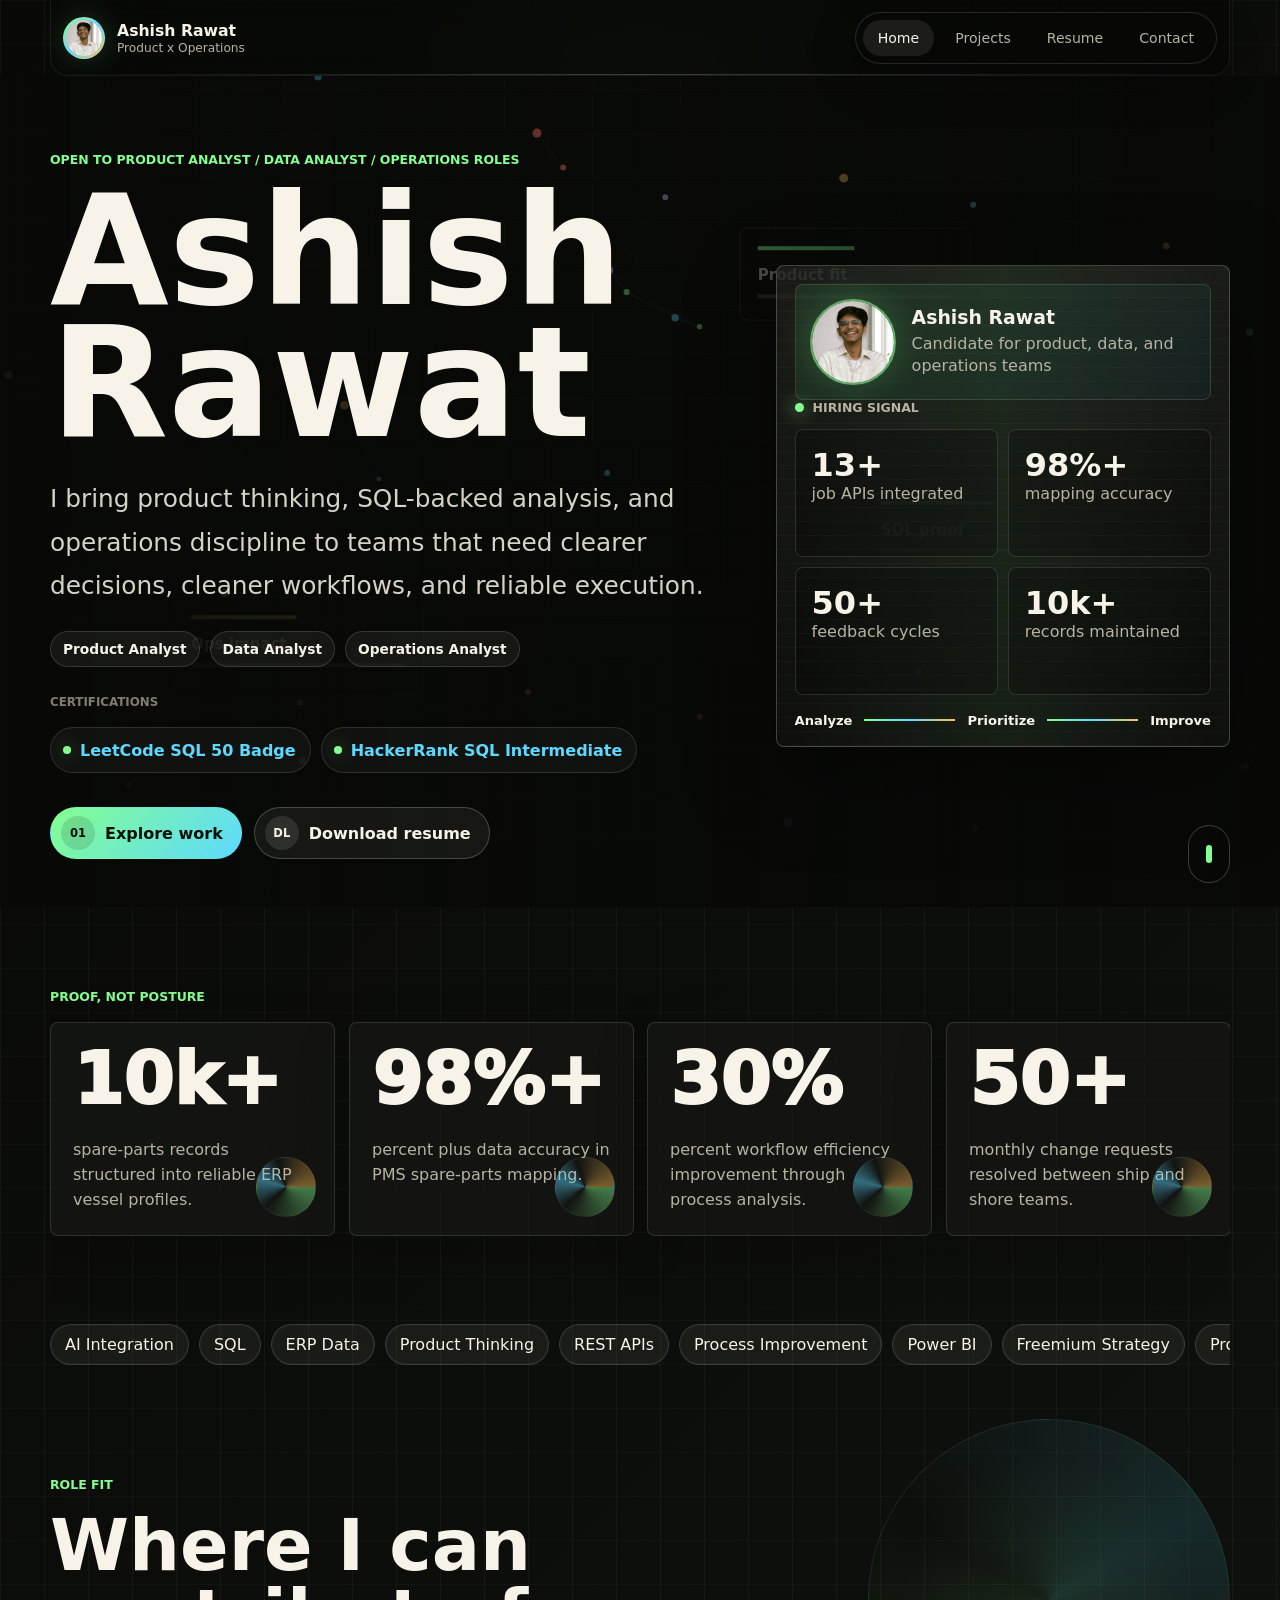
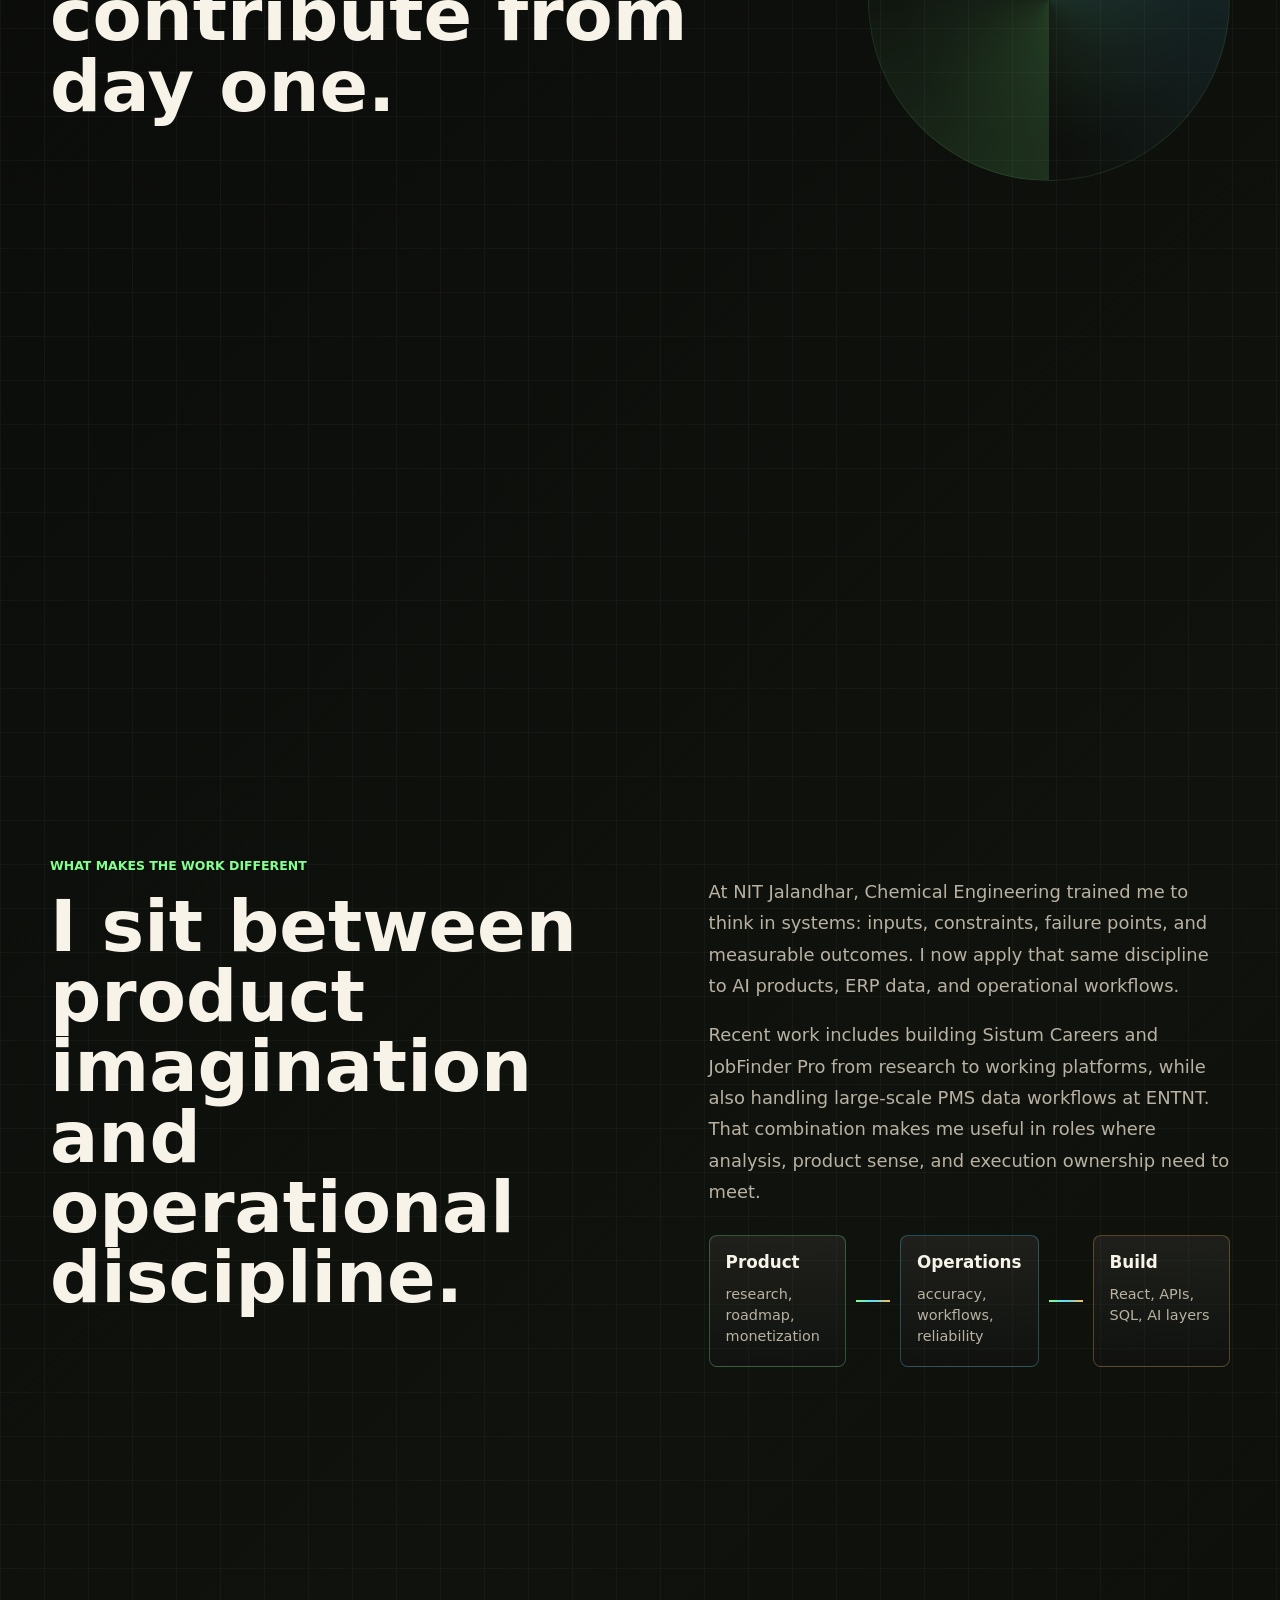
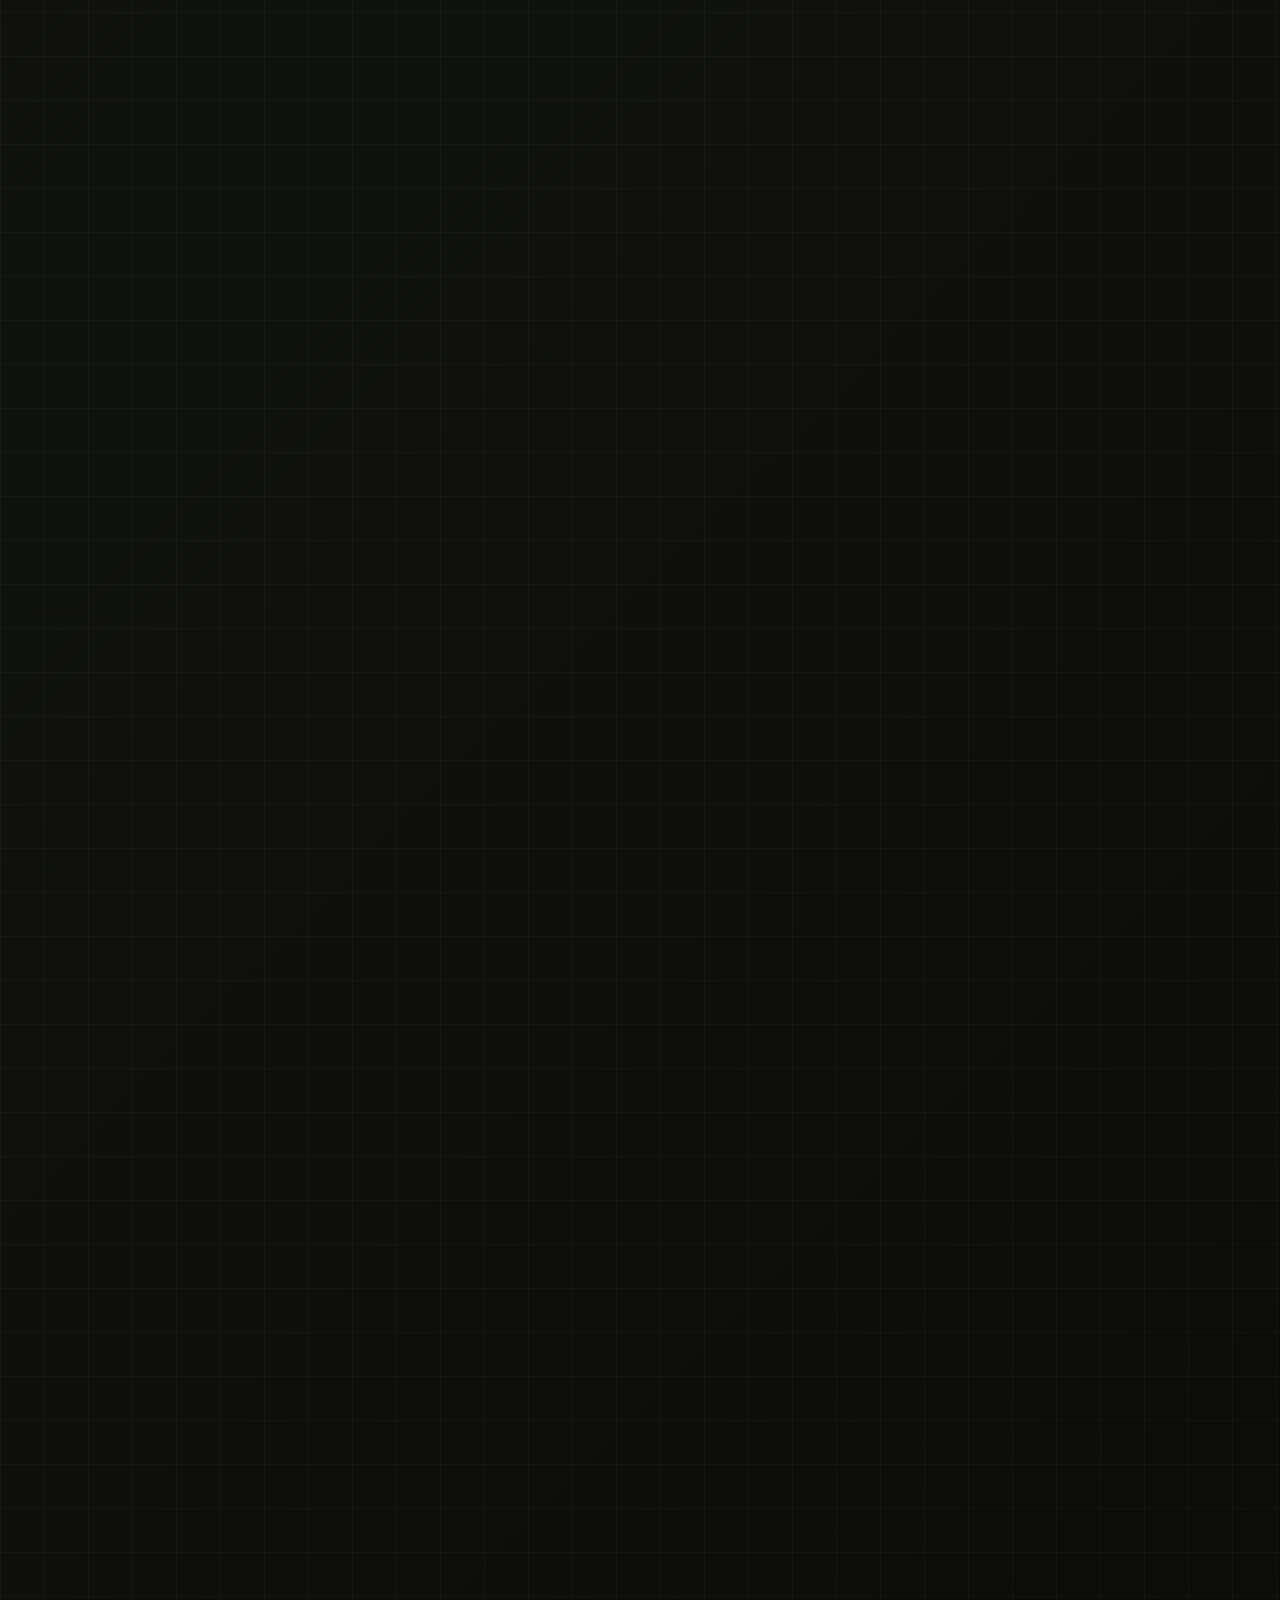
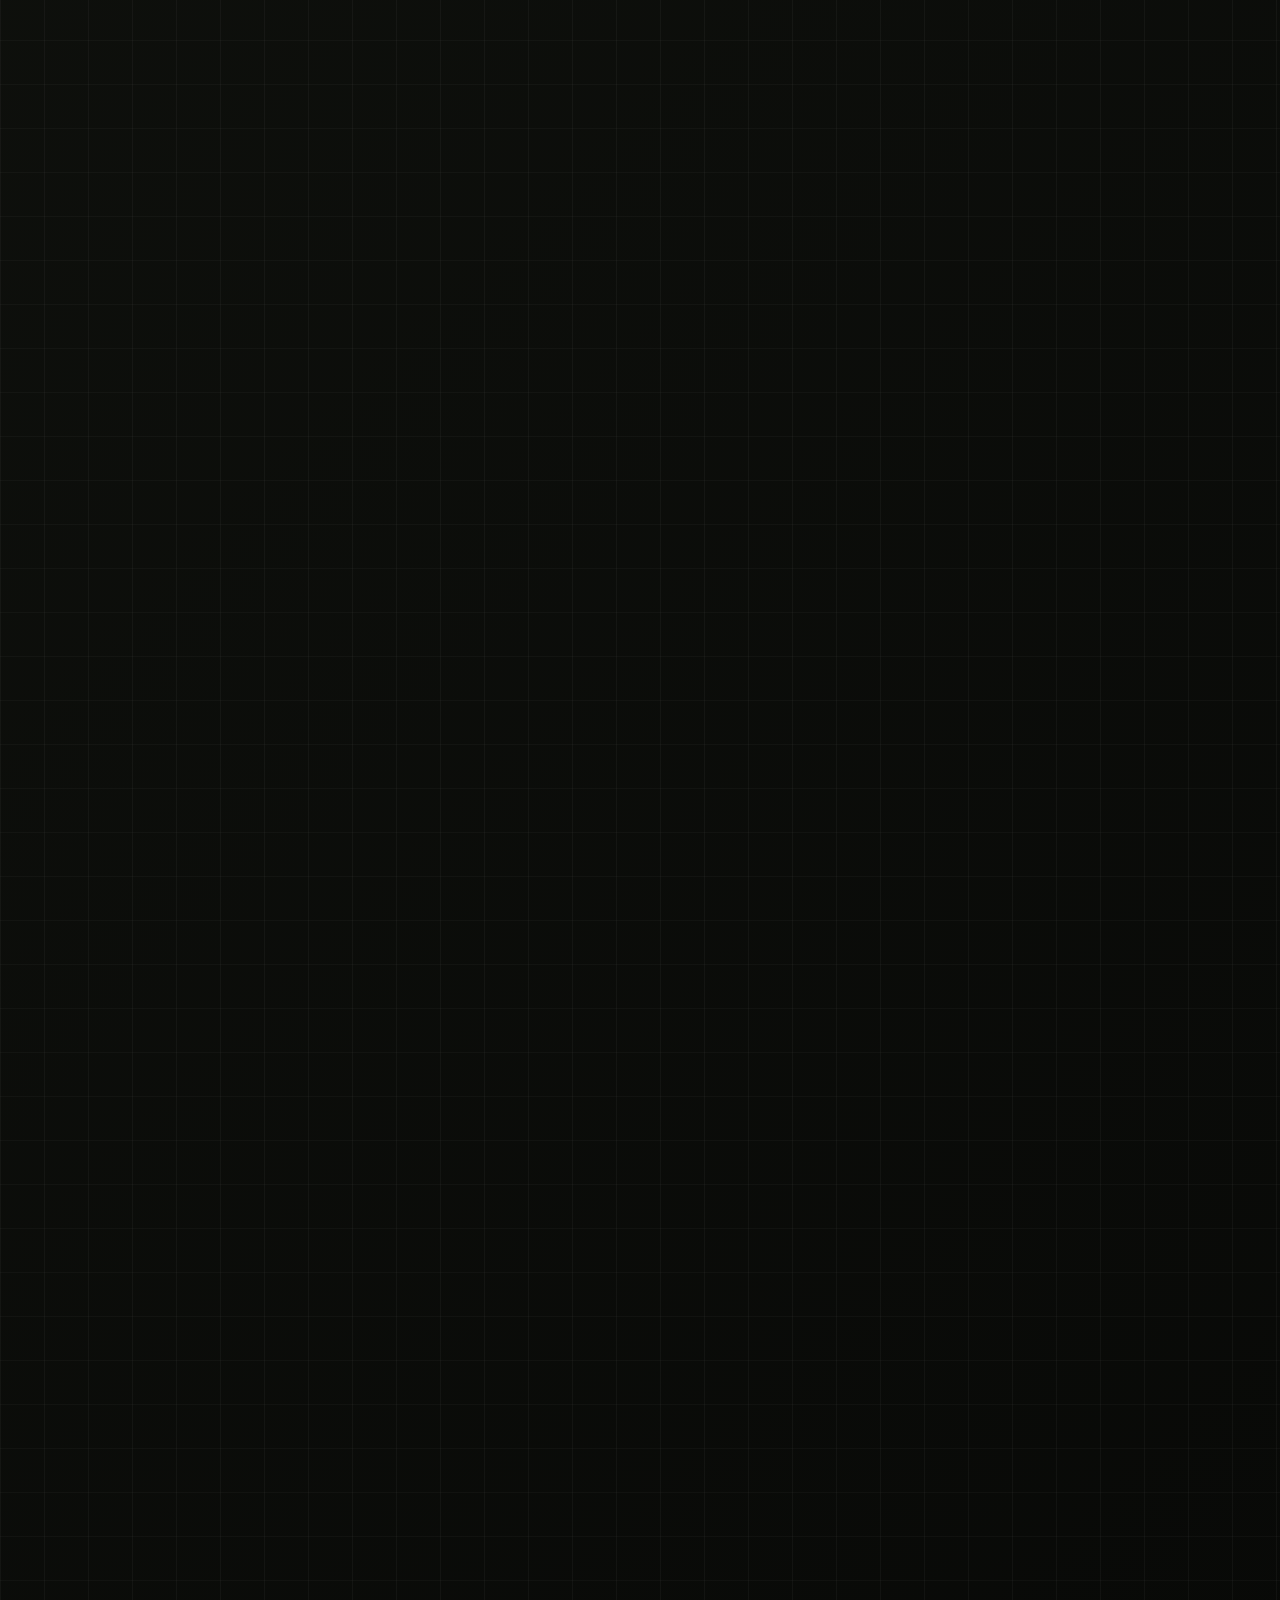
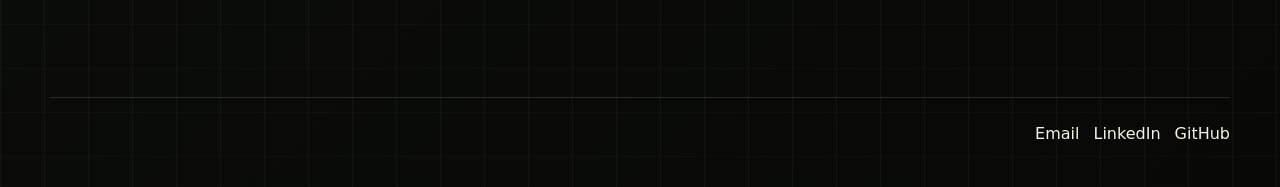
<file: index.html>
<!DOCTYPE html>
<html lang="en">
<head>
  <meta charset="UTF-8">
  <meta name="viewport" content="width=device-width, initial-scale=1.0">
  <title>Ashish Rawat | Product Analyst, Data Analyst, Operations</title>
  <meta name="description" content="Portfolio of Ashish Rawat, a job-seeking product, data, and operations candidate with AI platform, SQL, ERP, and workflow improvement experience.">
  <link rel="stylesheet" href="styles.css">
</head>
<body data-page="home">
  <div class="page-wipe" aria-hidden="true"></div>
  <header class="site-header">
    <a class="brand" href="index.html" aria-label="Ashish Rawat home">
      <span class="brand-mark profile-mark"><img src="assets/ashish-rawat-profile.jpg" alt=""></span>
      <span class="brand-copy">
        <strong>Ashish Rawat</strong>
        <small>Product x Operations</small>
      </span>
    </a>
    <button class="nav-toggle" type="button" aria-label="Open navigation" aria-expanded="false">
      <span></span>
      <span></span>
    </button>
    <nav class="site-nav" aria-label="Primary navigation">
      <a href="index.html" data-nav="home">Home</a>
      <a href="projects.html" data-nav="projects">Projects</a>
      <a href="resume.html" data-nav="resume">Resume</a>
      <a href="contact.html" data-nav="contact">Contact</a>
    </nav>
  </header>

  <main>
    <section class="hero page-section">
      <canvas id="heroCanvas" class="hero-canvas" aria-hidden="true"></canvas>
      <div class="hero-shell">
        <div class="hero-copy reveal scroll-move" data-scroll-speed="-20">
          <p class="eyebrow">Open to Product Analyst / Data Analyst / Operations roles</p>
          <h1>Ashish Rawat</h1>
          <p class="hero-lede">I bring product thinking, SQL-backed analysis, and operations discipline to teams that need clearer decisions, cleaner workflows, and reliable execution.</p>
          <div class="hero-role-tags" aria-label="Target roles">
            <span>Product Analyst</span>
            <span>Data Analyst</span>
            <span>Operations Analyst</span>
          </div>
          <div class="hero-certifications" aria-label="Certifications">
            <span class="cert-label">Certifications</span>
            <div class="cert-links cert-links-hero">
              <a href="https://leetcode.com/u/RawatAshish2003/" target="_blank" rel="noreferrer">LeetCode SQL 50 Badge</a>
              <a href="https://www.hackerrank.com/certificates/477e0094cfa8" target="_blank" rel="noreferrer">HackerRank SQL Intermediate</a>
            </div>
          </div>
          <div class="hero-actions">
            <a class="button button-primary" href="projects.html">
              <span class="button-icon" aria-hidden="true">01</span>
              Explore work
            </a>
            <a class="button button-ghost" href="assets/Ashish-Rawat-Product-Resume.pdf" download>
              <span class="button-icon" aria-hidden="true">DL</span>
              Download resume
            </a>
          </div>
        </div>

        <div class="hero-console reveal delay-1 scroll-move" data-scroll-speed="24" aria-label="Portfolio highlights">
          <div class="profile-strip">
            <img src="assets/ashish-rawat-profile.jpg" alt="Ashish Rawat">
            <div>
              <strong>Ashish Rawat</strong>
              <span>Candidate for product, data, and operations teams</span>
            </div>
          </div>
          <div class="console-top">
            <span class="status-light"></span>
            <span>Hiring signal</span>
          </div>
          <div class="console-grid">
            <article>
              <strong>13+</strong>
              <span>job APIs integrated</span>
            </article>
            <article>
              <strong>98%+</strong>
              <span>mapping accuracy</span>
            </article>
            <article>
              <strong>50+</strong>
              <span>feedback cycles</span>
            </article>
            <article>
              <strong>10k+</strong>
              <span>records maintained</span>
            </article>
          </div>
          <div class="console-route">
            <span>Analyze</span>
            <i></i>
            <span>Prioritize</span>
            <i></i>
            <span>Improve</span>
          </div>
        </div>
      </div>
      <a class="scroll-cue" href="#impact" aria-label="Scroll to impact metrics">
        <span></span>
      </a>
    </section>

    <section id="impact" class="impact-band page-section">
      <div class="section-kicker reveal scroll-move" data-scroll-speed="-10">Proof, not posture</div>
      <div class="impact-grid">
        <article class="metric-card reveal tilt-card scroll-move" data-scroll-speed="8">
          <span class="metric-value" data-count="10000" data-format="compact" data-suffix="+">0</span>
          <p>spare-parts records structured into reliable ERP vessel profiles.</p>
        </article>
        <article class="metric-card reveal tilt-card delay-1 scroll-move" data-scroll-speed="-6">
          <span class="metric-value" data-count="98" data-suffix="%+">0</span>
          <p>percent plus data accuracy in PMS spare-parts mapping.</p>
        </article>
        <article class="metric-card reveal tilt-card delay-2 scroll-move" data-scroll-speed="8">
          <span class="metric-value" data-count="30" data-suffix="%">0</span>
          <p>percent workflow efficiency improvement through process analysis.</p>
        </article>
        <article class="metric-card reveal tilt-card delay-3 scroll-move" data-scroll-speed="-6">
          <span class="metric-value" data-count="50" data-suffix="+">0</span>
          <p>monthly change requests resolved between ship and shore teams.</p>
        </article>
      </div>
    </section>

    <section class="signal-ribbon page-section" aria-label="Core strengths">
      <div class="ribbon-track">
        <span>AI Integration</span>
        <span>SQL</span>
        <span>ERP Data</span>
        <span>Product Thinking</span>
        <span>REST APIs</span>
        <span>Process Improvement</span>
        <span>Power BI</span>
        <span>Freemium Strategy</span>
        <span>Prompt Engineering</span>
        <span>Cloudflare Workers</span>
      </div>
    </section>

    <section class="role-fit page-section">
      <div class="section-heading reveal scroll-move" data-scroll-speed="-12">
        <p class="eyebrow">Role fit</p>
        <h2>Where I can contribute from day one.</h2>
      </div>
      <div class="role-fit-grid">
        <article class="role-fit-card reveal tilt-card scroll-move" data-scroll-speed="8">
          <div class="role-visual product-visual" aria-hidden="true">
            <div class="mini-window">
              <span>User pain</span>
              <span>Feature score</span>
              <span>Priority</span>
            </div>
            <div class="signal-path"><i></i><i></i><i></i></div>
          </div>
          <span class="role-label">Product Analyst</span>
          <h3>Translate user problems into product decisions.</h3>
          <p>Strong fit for teams that need requirement discovery, feature prioritization, AI workflow thinking, freemium experimentation, feedback synthesis, and product metrics clarity.</p>
          <div class="fit-meter" aria-hidden="true"><i style="--fit: 88%"></i></div>
        </article>
        <article class="role-fit-card reveal tilt-card delay-1 scroll-move" data-scroll-speed="-8">
          <div class="role-visual data-visual" aria-hidden="true">
            <div class="query-lines"><span></span><span></span><span></span></div>
            <div class="data-bars"><i></i><i></i><i></i><i></i></div>
          </div>
          <span class="role-label">Data Analyst</span>
          <h3>Find patterns, validate quality, and explain impact.</h3>
          <p>Comfortable with SQL, Excel, Power BI, data cleaning, operational reporting, customer or sales analysis, and turning raw datasets into usable business insight.</p>
          <div class="fit-meter" aria-hidden="true"><i style="--fit: 84%"></i></div>
        </article>
        <article class="role-fit-card reveal tilt-card delay-2 scroll-move" data-scroll-speed="8">
          <div class="role-visual ops-visual" aria-hidden="true">
            <div class="workflow-lanes">
              <span></span><span></span><span></span>
            </div>
            <div class="check-row"><i></i><i></i><i></i></div>
          </div>
          <span class="role-label">Operations</span>
          <h3>Improve workflows without losing execution detail.</h3>
          <p>Experienced with ERP/PMS data, process mapping, cross-functional coordination, change requests, data validation, and operational reliability in live work environments.</p>
          <div class="fit-meter" aria-hidden="true"><i style="--fit: 91%"></i></div>
        </article>
      </div>
    </section>

    <section class="intro-split page-section">
      <div class="section-heading reveal scroll-move" data-scroll-speed="-14">
        <p class="eyebrow">What makes the work different</p>
        <h2>I sit between product imagination and operational discipline.</h2>
      </div>
      <div class="split-copy reveal delay-1 scroll-move" data-scroll-speed="14">
        <p>At NIT Jalandhar, Chemical Engineering trained me to think in systems: inputs, constraints, failure points, and measurable outcomes. I now apply that same discipline to AI products, ERP data, and operational workflows.</p>
        <p>Recent work includes building Sistum Careers and JobFinder Pro from research to working platforms, while also handling large-scale PMS data workflows at ENTNT. That combination makes me useful in roles where analysis, product sense, and execution ownership need to meet.</p>
        <div class="role-map" aria-hidden="true">
          <div class="role-node product-node">
            <strong>Product</strong>
            <span>research, roadmap, monetization</span>
          </div>
          <i></i>
          <div class="role-node ops-node">
            <strong>Operations</strong>
            <span>accuracy, workflows, reliability</span>
          </div>
          <i></i>
          <div class="role-node build-node">
            <strong>Build</strong>
            <span>React, APIs, SQL, AI layers</span>
          </div>
        </div>
      </div>
    </section>

    <section class="featured-work page-section">
      <div class="section-heading reveal scroll-move" data-scroll-speed="-12">
        <p class="eyebrow">Selected proof</p>
        <h2>Projects that show how I think, analyze, and execute.</h2>
      </div>
      <div class="work-grid">
        <a class="work-card reveal tilt-card scroll-move" data-scroll-speed="8" href="projects.html#sistum">
          <span class="work-index">01</span>
          <div class="work-visual product-visual-a" aria-hidden="true">
            <span></span><span></span><span></span>
          </div>
          <h3>Sistum Careers</h3>
          <p>AI syllabus generation, adaptive quizzes, daily planning, XP, streaks, heatmaps, multilingual UI, and freemium monetization.</p>
          <strong>AI career management platform</strong>
        </a>

        <a class="work-card reveal tilt-card delay-1 scroll-move" data-scroll-speed="-8" href="projects.html#jobfinder">
          <span class="work-index">02</span>
          <div class="work-visual product-visual-b" aria-hidden="true">
            <span></span><span></span><span></span><span></span>
          </div>
          <h3>JobFinder Pro</h3>
          <p>13+ APIs, resume parsing, AI job matching, market-aware targeting, verified web-search links, and fallback result systems.</p>
          <strong>AI job search platform</strong>
        </a>

        <a class="work-card reveal tilt-card delay-2 scroll-move" data-scroll-speed="8" href="projects.html#tms">
          <span class="work-index">03</span>
          <div class="work-visual product-visual-c" aria-hidden="true">
            <span></span><span></span><span></span><span></span>
          </div>
          <h3>TMS Data Ops</h3>
          <p>ERP-ready spare-parts datasets, validation rules, PMS mapping, change requests, and maintenance schedule reliability.</p>
          <strong>Operational data system</strong>
        </a>
      </div>
    </section>

    <section class="capability-band page-section">
      <div class="capability-copy reveal">
        <p class="eyebrow">Work style</p>
        <h2>Analytical enough to find the issue. Practical enough to fix it.</h2>
      </div>
      <div class="capability-stack">
        <article class="capability reveal delay-1">
          <span>Product</span>
          <h3>User research to monetization</h3>
          <p>Feature prioritization, AI integration, freemium models, prompt engineering, feedback loops, roadmap thinking, and translating user needs into product decisions.</p>
        </article>
        <article class="capability reveal delay-2">
          <span>Operations</span>
          <h3>Messy data to dependable workflow</h3>
          <p>Process improvement, ERP management, cross-functional coordination, data validation, reporting hygiene, and change management.</p>
        </article>
        <article class="capability reveal delay-3">
          <span>Tools</span>
          <h3>Analyst toolkit with builder instincts</h3>
          <p>SQL, Excel, Power BI, MySQL, REST APIs, React, Node.js, Cloudflare Workers, Gemini, OpenRouter, and structured problem-solving.</p>
        </article>
      </div>
    </section>

    <section class="timeline-preview page-section">
      <div class="section-heading reveal">
        <p class="eyebrow">Momentum</p>
        <h2>From campus leadership to production data workflows.</h2>
      </div>
      <div class="timeline-list">
        <article class="timeline-item reveal">
          <time>2025 - Present</time>
          <div>
            <h3>PMS Admin - ENTNT</h3>
            <p>Maintaining large operational datasets, vessel profiles, SQL reports, and PMS data-change workflows for shipping teams.</p>
          </div>
        </article>
        <article class="timeline-item reveal delay-1">
          <time>2024 - 2025</time>
          <div>
            <h3>Head - Dramatics Club, NIT Jalandhar</h3>
            <p>Led a 50-member team through productions, logistics, sponsorships, budgeting, and stakeholder coordination.</p>
          </div>
        </article>
        <article class="timeline-item reveal delay-2">
          <time>2022 - 2023</time>
          <div>
            <h3>Operations Analyst Intern - Career Vyas</h3>
            <p>Mapped process flows, analyzed operational bottlenecks, and helped improve workflow efficiency by 30%.</p>
          </div>
        </article>
      </div>
    </section>

    <section class="closing-cta page-section">
      <div class="cta-inner reveal">
        <p class="eyebrow">For recruiters and hiring teams</p>
        <h2>Looking for an analyst who understands users, data, and operations together?</h2>
        <div class="hero-actions">
          <a class="button button-primary" href="contact.html">
            <span class="button-icon" aria-hidden="true">IN</span>
            Contact for roles
          </a>
          <a class="button button-ghost" href="resume.html">
            <span class="button-icon" aria-hidden="true">CV</span>
            View resume room
          </a>
        </div>
      </div>
    </section>
  </main>

  <footer class="site-footer">
    <div>
      <a href="mailto:ar0859811@gmail.com">Email</a>
      <a href="https://www.linkedin.com/in/ashishrawat22/" target="_blank" rel="noreferrer">LinkedIn</a>
      <a href="https://github.com/RawatAshish22" target="_blank" rel="noreferrer">GitHub</a>
    </div>
  </footer>

  <script src="script.js"></script>
</body>
</html>
</file>
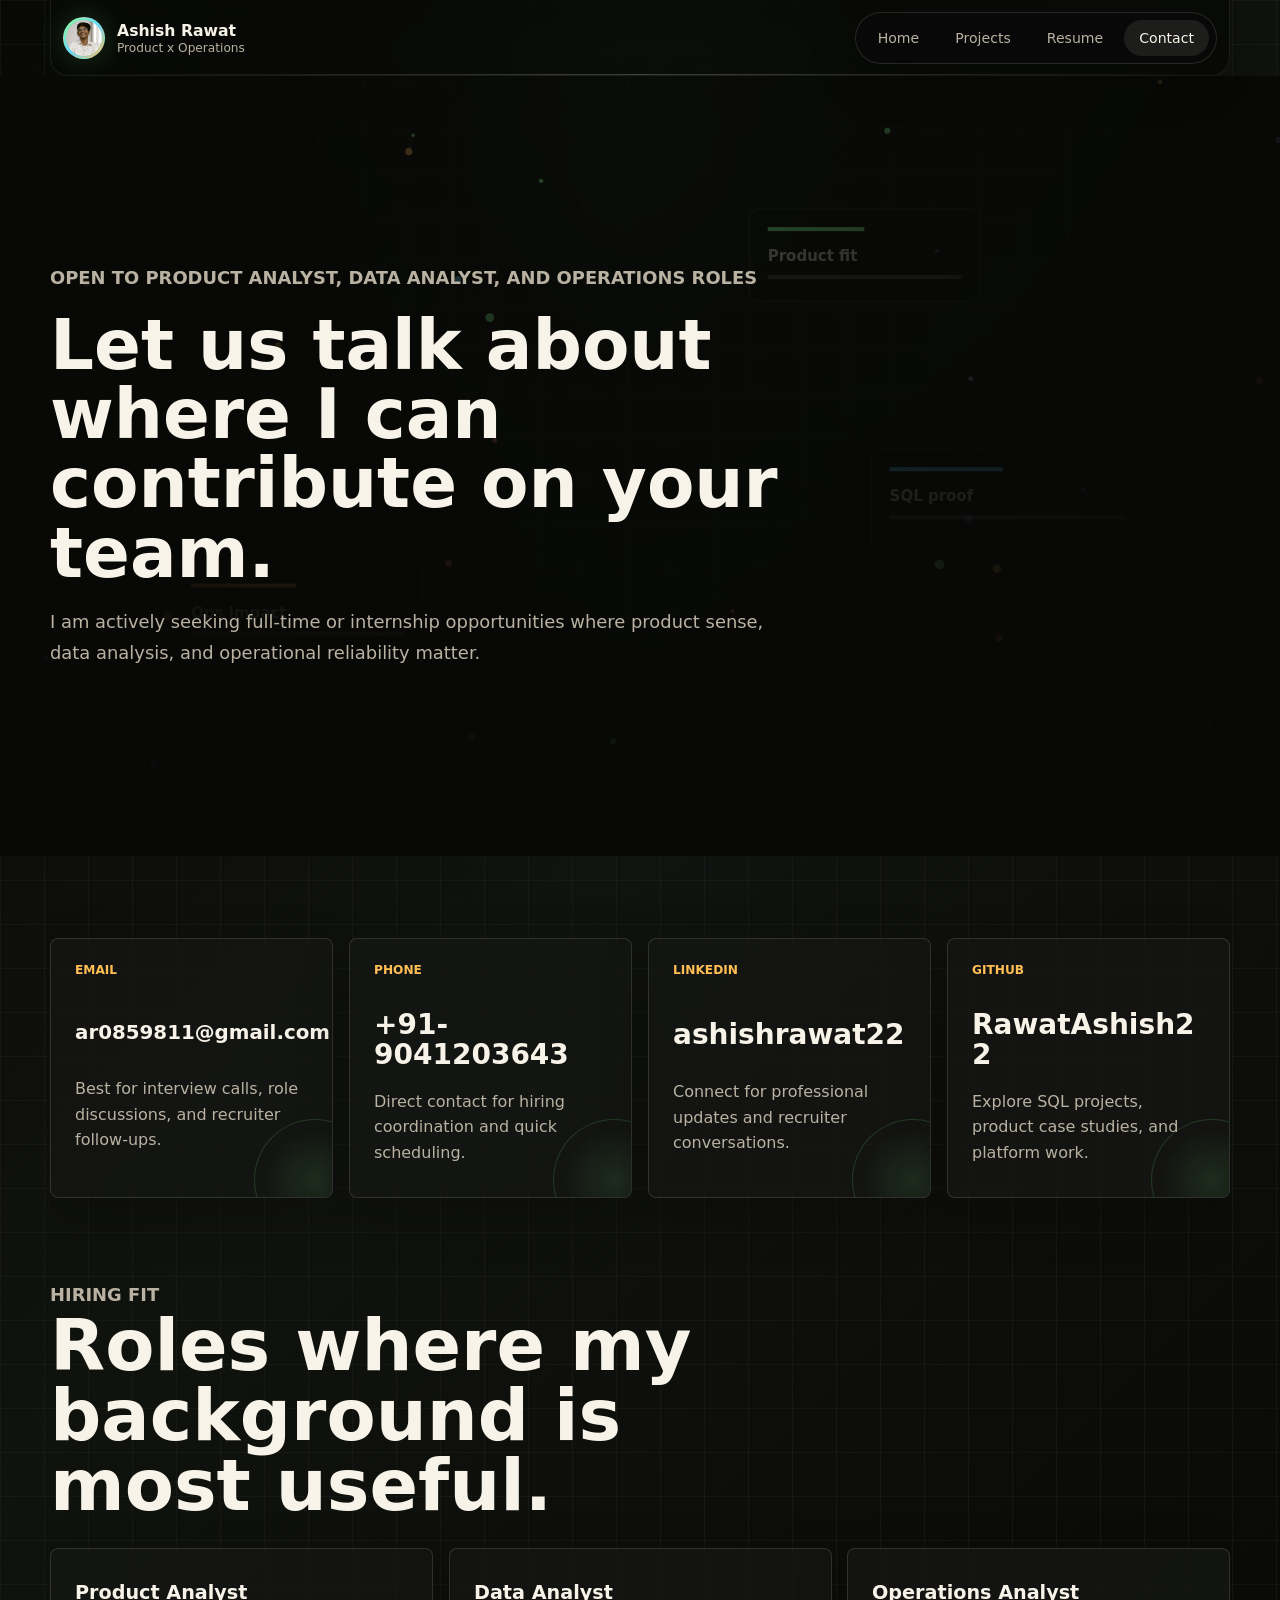
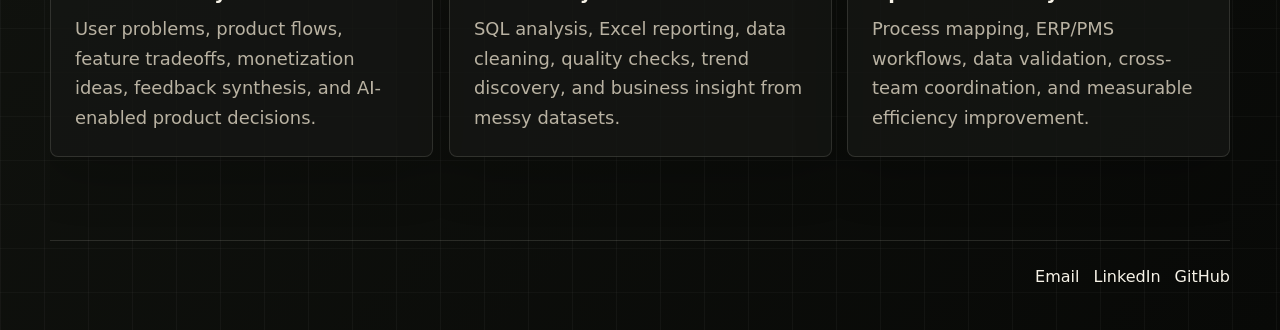
<file: contact.html>
<!DOCTYPE html>
<html lang="en">
<head>
  <meta charset="UTF-8">
  <meta name="viewport" content="width=device-width, initial-scale=1.0">
  <title>Contact | Ashish Rawat</title>
  <meta name="description" content="Contact Ashish Rawat for Product Analyst, Data Analyst, Operations Analyst, and AI product roles.">
  <link rel="stylesheet" href="styles.css">
</head>
<body data-page="contact">
  <div class="page-wipe" aria-hidden="true"></div>
  <header class="site-header">
    <a class="brand" href="index.html" aria-label="Ashish Rawat home">
      <span class="brand-mark profile-mark"><img src="assets/ashish-rawat-profile.jpg" alt=""></span>
      <span class="brand-copy">
        <strong>Ashish Rawat</strong>
        <small>Product x Operations</small>
      </span>
    </a>
    <button class="nav-toggle" type="button" aria-label="Open navigation" aria-expanded="false">
      <span></span>
      <span></span>
    </button>
    <nav class="site-nav" aria-label="Primary navigation">
      <a href="index.html" data-nav="home">Home</a>
      <a href="projects.html" data-nav="projects">Projects</a>
      <a href="resume.html" data-nav="resume">Resume</a>
      <a href="contact.html" data-nav="contact">Contact</a>
    </nav>
  </header>

  <main>
    <section class="contact-hero page-section">
      <canvas id="heroCanvas" class="hero-canvas small-canvas" aria-hidden="true"></canvas>
      <div class="contact-copy reveal scroll-move" data-scroll-speed="-16">
        <p class="eyebrow">Open to Product Analyst, Data Analyst, and Operations roles</p>
        <h1>Let us talk about where I can contribute on your team.</h1>
        <p>I am actively seeking full-time or internship opportunities where product sense, data analysis, and operational reliability matter.</p>
      </div>
    </section>

    <section class="contact-grid page-section">
      <a class="contact-card contact-email reveal tilt-card" href="mailto:ar0859811@gmail.com">
        <span>Email</span>
        <h2>ar0859811@gmail.com</h2>
        <p>Best for interview calls, role discussions, and recruiter follow-ups.</p>
      </a>
      <a class="contact-card reveal tilt-card delay-1" href="tel:+919041203643">
        <span>Phone</span>
        <h2>+91-9041203643</h2>
        <p>Direct contact for hiring coordination and quick scheduling.</p>
      </a>
      <a class="contact-card reveal tilt-card delay-2" href="https://www.linkedin.com/in/ashishrawat22/" target="_blank" rel="noreferrer">
        <span>LinkedIn</span>
        <h2>ashishrawat22</h2>
        <p>Connect for professional updates and recruiter conversations.</p>
      </a>
      <a class="contact-card reveal tilt-card delay-3" href="https://github.com/RawatAshish22" target="_blank" rel="noreferrer">
        <span>GitHub</span>
        <h2>RawatAshish22</h2>
        <p>Explore SQL projects, product case studies, and platform work.</p>
      </a>
    </section>

    <section class="availability page-section">
      <div class="section-heading reveal">
        <p class="eyebrow">Hiring fit</p>
        <h2>Roles where my background is most useful.</h2>
      </div>
      <div class="availability-grid">
        <article class="reveal">
          <h3>Product Analyst</h3>
          <p>User problems, product flows, feature tradeoffs, monetization ideas, feedback synthesis, and AI-enabled product decisions.</p>
        </article>
        <article class="reveal delay-1">
          <h3>Data Analyst</h3>
          <p>SQL analysis, Excel reporting, data cleaning, quality checks, trend discovery, and business insight from messy datasets.</p>
        </article>
        <article class="reveal delay-2">
          <h3>Operations Analyst</h3>
          <p>Process mapping, ERP/PMS workflows, data validation, cross-team coordination, and measurable efficiency improvement.</p>
        </article>
      </div>
    </section>
  </main>

  <footer class="site-footer">
    <div>
      <a href="mailto:ar0859811@gmail.com">Email</a>
      <a href="https://www.linkedin.com/in/ashishrawat22/" target="_blank" rel="noreferrer">LinkedIn</a>
      <a href="https://github.com/RawatAshish22" target="_blank" rel="noreferrer">GitHub</a>
    </div>
  </footer>

  <script src="script.js"></script>
</body>
</html>
</file>
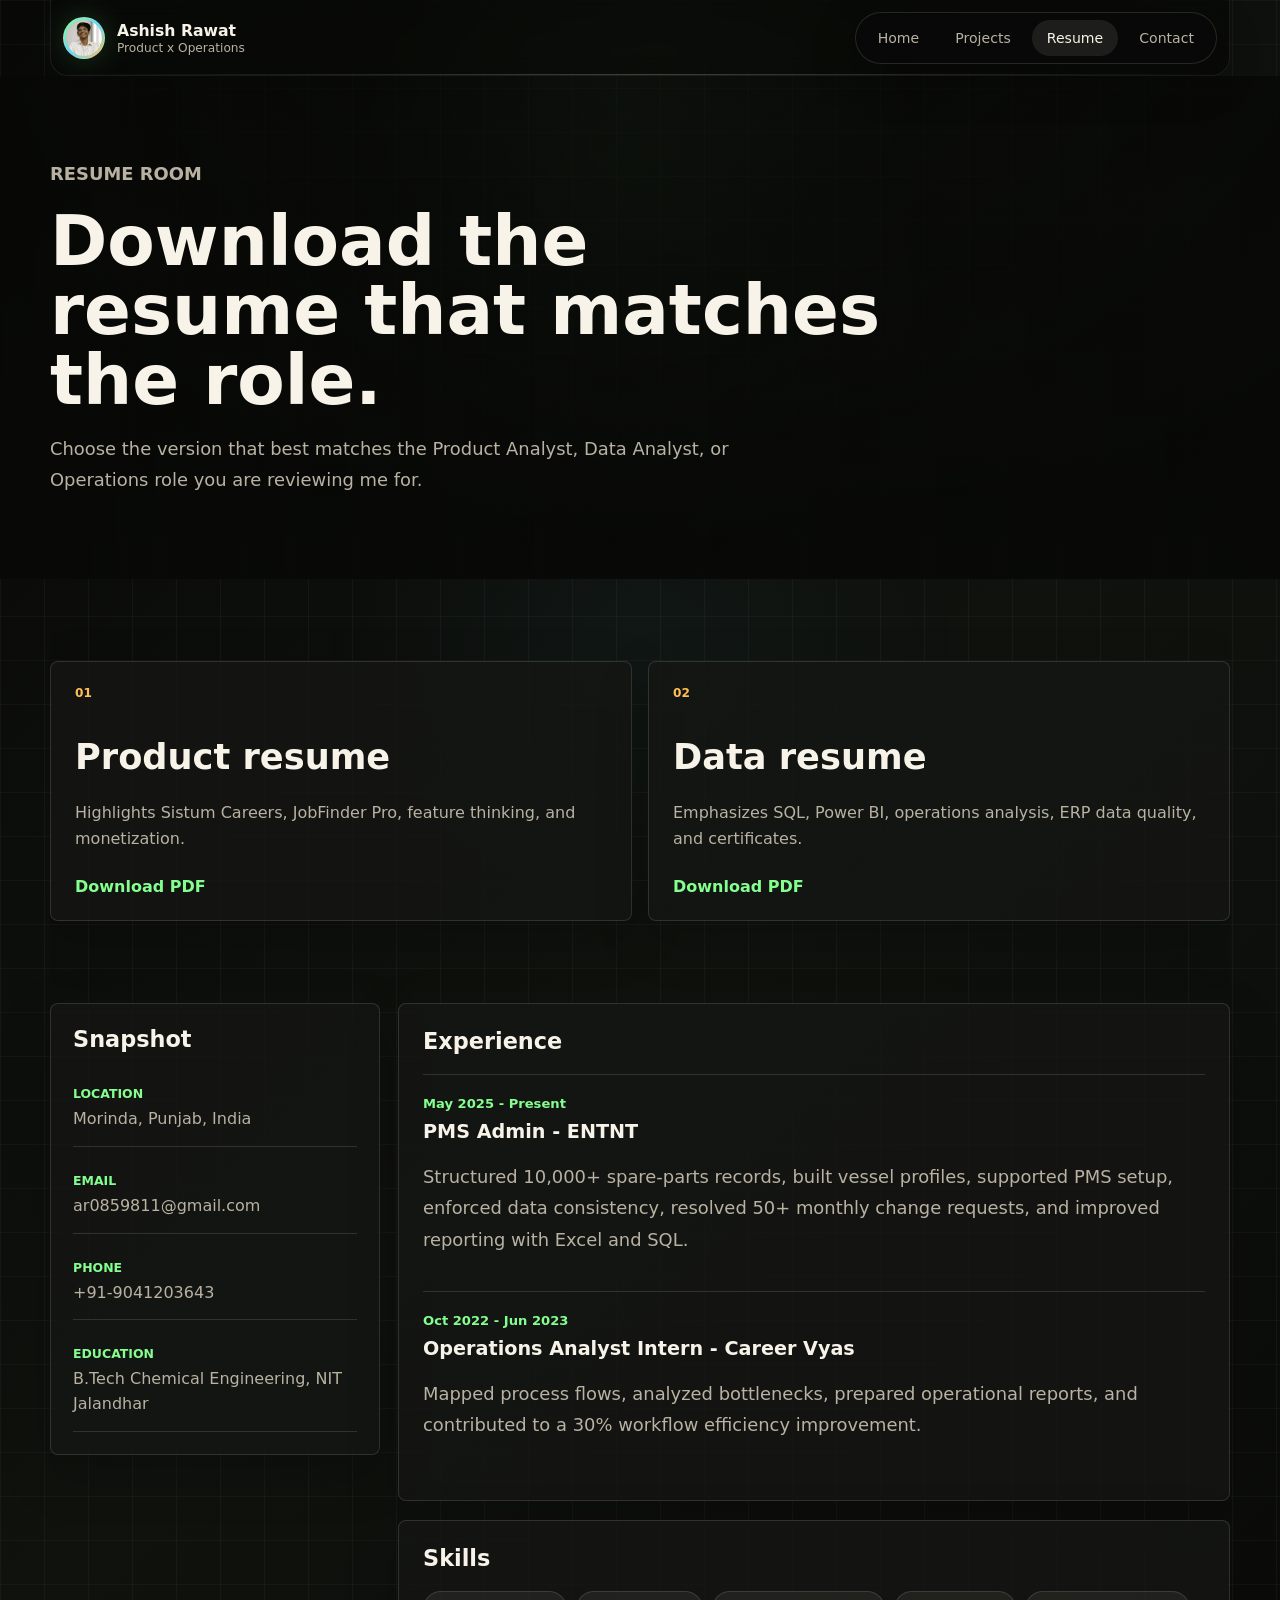
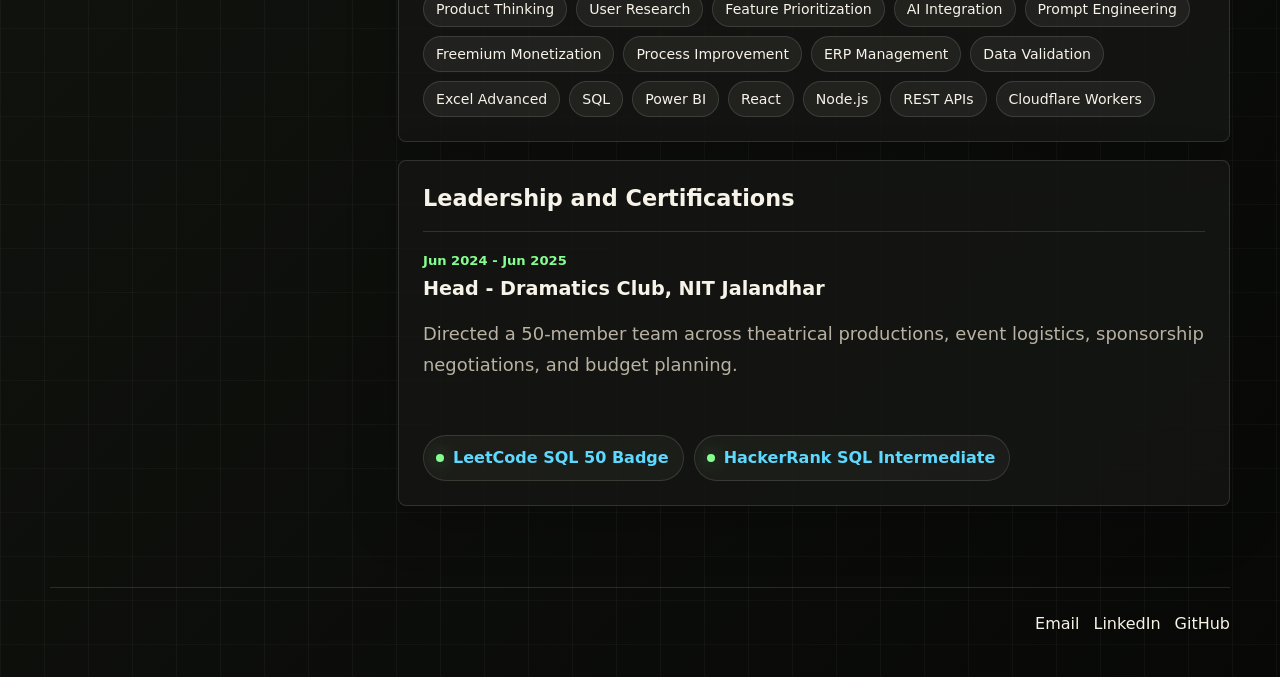
<file: resume.html>
<!DOCTYPE html>
<html lang="en">
<head>
  <meta charset="UTF-8">
  <meta name="viewport" content="width=device-width, initial-scale=1.0">
  <title>Resume | Ashish Rawat</title>
  <meta name="description" content="Resume, experience, skills, certifications, and downloadable Product Analyst and Data Analyst CVs for Ashish Rawat.">
  <link rel="stylesheet" href="styles.css">
</head>
<body data-page="resume">
  <div class="page-wipe" aria-hidden="true"></div>
  <header class="site-header">
    <a class="brand" href="index.html" aria-label="Ashish Rawat home">
      <span class="brand-mark profile-mark"><img src="assets/ashish-rawat-profile.jpg" alt=""></span>
      <span class="brand-copy">
        <strong>Ashish Rawat</strong>
        <small>Product x Operations</small>
      </span>
    </a>
    <button class="nav-toggle" type="button" aria-label="Open navigation" aria-expanded="false">
      <span></span>
      <span></span>
    </button>
    <nav class="site-nav" aria-label="Primary navigation">
      <a href="index.html" data-nav="home">Home</a>
      <a href="projects.html" data-nav="projects">Projects</a>
      <a href="resume.html" data-nav="resume">Resume</a>
      <a href="contact.html" data-nav="contact">Contact</a>
    </nav>
  </header>

  <main>
    <section class="subhero resume-subhero page-section">
      <div class="subhero-inner reveal scroll-move" data-scroll-speed="-14">
        <p class="eyebrow">Resume room</p>
        <h1>Download the resume that matches the role.</h1>
        <p>Choose the version that best matches the Product Analyst, Data Analyst, or Operations role you are reviewing me for.</p>
      </div>
    </section>

    <section class="download-grid page-section">
      <a class="download-card reveal tilt-card" href="assets/Ashish-Rawat-Product-Resume.pdf" download>
        <span>01</span>
        <h2>Product resume</h2>
        <p>Highlights Sistum Careers, JobFinder Pro, feature thinking, and monetization.</p>
        <strong>Download PDF</strong>
      </a>
      <a class="download-card reveal tilt-card delay-1" href="assets/Ashish-Rawat-Data-Resume.pdf" download>
        <span>02</span>
        <h2>Data resume</h2>
        <p>Emphasizes SQL, Power BI, operations analysis, ERP data quality, and certificates.</p>
        <strong>Download PDF</strong>
      </a>
    </section>

    <section class="resume-layout page-section">
      <aside class="resume-panel reveal">
        <h2>Snapshot</h2>
        <dl>
          <div><dt>Location</dt><dd>Morinda, Punjab, India</dd></div>
          <div><dt>Email</dt><dd><a href="mailto:ar0859811@gmail.com">ar0859811@gmail.com</a></dd></div>
          <div><dt>Phone</dt><dd><a href="tel:+919041203643">+91-9041203643</a></dd></div>
          <div><dt>Education</dt><dd>B.Tech Chemical Engineering, NIT Jalandhar</dd></div>
        </dl>
      </aside>

      <div class="resume-main">
        <section class="resume-block reveal delay-1">
          <h2>Experience</h2>
          <article>
            <time>May 2025 - Present</time>
            <h3>PMS Admin - ENTNT</h3>
            <p>Structured 10,000+ spare-parts records, built vessel profiles, supported PMS setup, enforced data consistency, resolved 50+ monthly change requests, and improved reporting with Excel and SQL.</p>
          </article>
          <article>
            <time>Oct 2022 - Jun 2023</time>
            <h3>Operations Analyst Intern - Career Vyas</h3>
            <p>Mapped process flows, analyzed bottlenecks, prepared operational reports, and contributed to a 30% workflow efficiency improvement.</p>
          </article>
        </section>

        <section class="resume-block reveal delay-2">
          <h2>Skills</h2>
          <div class="skill-cloud">
            <span>Product Thinking</span>
            <span>User Research</span>
            <span>Feature Prioritization</span>
            <span>AI Integration</span>
            <span>Prompt Engineering</span>
            <span>Freemium Monetization</span>
            <span>Process Improvement</span>
            <span>ERP Management</span>
            <span>Data Validation</span>
            <span>Excel Advanced</span>
            <span>SQL</span>
            <span>Power BI</span>
            <span>React</span>
            <span>Node.js</span>
            <span>REST APIs</span>
            <span>Cloudflare Workers</span>
          </div>
        </section>

        <section class="resume-block reveal delay-3">
          <h2>Leadership and Certifications</h2>
          <article>
            <time>Jun 2024 - Jun 2025</time>
            <h3>Head - Dramatics Club, NIT Jalandhar</h3>
            <p>Directed a 50-member team across theatrical productions, event logistics, sponsorship negotiations, and budget planning.</p>
          </article>
          <div class="cert-links">
            <a href="https://leetcode.com/u/RawatAshish2003/" target="_blank" rel="noreferrer">LeetCode SQL 50 Badge</a>
            <a href="https://www.hackerrank.com/certificates/477e0094cfa8" target="_blank" rel="noreferrer">HackerRank SQL Intermediate</a>
          </div>
        </section>
      </div>
    </section>
  </main>

  <footer class="site-footer">
    <div>
      <a href="mailto:ar0859811@gmail.com">Email</a>
      <a href="https://www.linkedin.com/in/ashishrawat22/" target="_blank" rel="noreferrer">LinkedIn</a>
      <a href="https://github.com/RawatAshish22" target="_blank" rel="noreferrer">GitHub</a>
    </div>
  </footer>

  <script src="script.js"></script>
</body>
</html>
</file>
<file: styles.css>
:root {
  --bg: #080907;
  --bg-2: #0f100d;
  --ink: #f7f3e8;
  --muted: #b9b2a2;
  --soft: #837b6d;
  --panel: rgba(21, 23, 20, 0.82);
  --panel-solid: #151714;
  --panel-2: #1d211d;
  --line: rgba(247, 243, 232, 0.13);
  --line-strong: rgba(247, 243, 232, 0.22);
  --green: #84ff8f;
  --cyan: #5dd9ff;
  --amber: #ffbf55;
  --coral: #ff7466;
  --violet: #bfa8ff;
  --shadow: 0 28px 90px rgba(0, 0, 0, 0.36);
  --radius: 8px;
  --max: 1180px;
}

* {
  box-sizing: border-box;
}

html {
  scroll-behavior: smooth;
  -webkit-text-size-adjust: 100%;
  text-size-adjust: 100%;
}

body {
  margin: 0;
  min-height: 100vh;
  color: var(--ink);
  background:
    linear-gradient(90deg, rgba(255, 255, 255, 0.035) 1px, transparent 1px),
    linear-gradient(180deg, rgba(255, 255, 255, 0.028) 1px, transparent 1px),
    linear-gradient(135deg, #080907 0%, #10120e 46%, #080907 100%);
  background-size: 44px 44px, 44px 44px, 100% 100%;
  font-family: Inter, ui-sans-serif, system-ui, -apple-system, BlinkMacSystemFont, "Segoe UI", sans-serif;
  letter-spacing: 0;
  overflow-x: hidden;
}

body.nav-open {
  overflow: hidden;
}

body::before {
  content: "";
  position: fixed;
  inset: 0;
  z-index: -1;
  pointer-events: none;
  background:
    radial-gradient(circle at var(--cursor-x, 50%) var(--cursor-y, 18%), rgba(132, 255, 143, 0.12), transparent 24vw),
    radial-gradient(circle at calc(100% - var(--cursor-x, 50%)) 72%, rgba(93, 217, 255, 0.08), transparent 26vw);
  transition: opacity 200ms ease;
}

.performance-mode body::before {
  opacity: 0.5;
}

@media (pointer: fine) {
  body.custom-cursor,
  body.custom-cursor a,
  body.custom-cursor button {
    cursor: none;
  }
}

.cursor-dot,
.cursor-ring {
  position: fixed;
  top: 0;
  left: 0;
  z-index: 2200;
  pointer-events: none;
  opacity: 0;
  translate: -50% -50%;
  transition: opacity 180ms ease, scale 180ms ease, border-color 180ms ease, background 180ms ease;
}

.cursor-dot {
  width: 9px;
  height: 9px;
  border-radius: 50%;
  background: var(--green);
  box-shadow: 0 0 24px rgba(132, 255, 143, 0.55);
}

.cursor-ring {
  display: grid;
  width: 42px;
  height: 42px;
  place-items: center;
  border: 1px solid rgba(247, 243, 232, 0.36);
  border-radius: 50%;
  background: rgba(247, 243, 232, 0.025);
  backdrop-filter: blur(2px);
}

.cursor-ring::before {
  content: "";
  width: 6px;
  height: 6px;
  border-radius: 50%;
  background: var(--cyan);
  opacity: 0.9;
}

body.cursor-ready .cursor-dot,
body.cursor-ready .cursor-ring {
  opacity: 1;
}

.scroll-progress {
  position: fixed;
  top: 0;
  left: 0;
  z-index: 1800;
  width: 100%;
  height: 3px;
  background: linear-gradient(90deg, var(--green), var(--cyan), var(--amber), var(--coral));
  transform: scaleX(0);
  transform-origin: left;
  pointer-events: none;
}

a {
  color: inherit;
  text-decoration: none;
}

a,
button {
  -webkit-tap-highlight-color: rgba(132, 255, 143, 0.18);
}

img,
video {
  max-width: 100%;
}

button,
input,
textarea {
  font: inherit;
}

::selection {
  color: #061008;
  background: var(--green);
}

.page-wipe {
  position: fixed;
  inset: 0;
  z-index: 2000;
  pointer-events: none;
  background:
    linear-gradient(90deg, var(--green), var(--cyan), var(--amber), var(--coral));
  transform: translateY(-105%);
  transition: transform 480ms cubic-bezier(0.83, 0, 0.17, 1);
}

body.is-leaving .page-wipe {
  transform: translateY(0);
}

.site-header {
  position: sticky;
  top: 0;
  z-index: 1000;
  display: flex;
  align-items: center;
  justify-content: space-between;
  gap: 18px;
  width: min(var(--max), calc(100% - 40px));
  min-height: 76px;
  margin: 0 auto;
  padding: 10px 12px;
  backdrop-filter: blur(10px);
  border: 1px solid rgba(247, 243, 232, 0.08);
  border-top: 0;
  border-radius: 0 0 18px 18px;
  background: rgba(8, 9, 7, 0.68);
}

.site-header::after {
  content: "";
  position: absolute;
  right: 0;
  bottom: 0;
  left: 0;
  height: 1px;
  background: linear-gradient(90deg, transparent, var(--line-strong), transparent);
}

.brand {
  display: inline-flex;
  align-items: center;
  gap: 12px;
  min-width: 0;
}

.brand-mark {
  position: relative;
  display: grid;
  width: 42px;
  height: 42px;
  place-items: center;
  border: 1px solid var(--line-strong);
  border-radius: 50%;
  color: #061008;
  background: linear-gradient(135deg, var(--green), var(--cyan));
  font-weight: 900;
  box-shadow: 0 0 30px rgba(132, 255, 143, 0.18);
  overflow: hidden;
}

.profile-mark {
  padding: 2px;
  color: transparent;
  background: linear-gradient(135deg, var(--green), var(--cyan), var(--amber));
}

.profile-mark img {
  display: block;
  width: 100%;
  height: 100%;
  border-radius: 50%;
  object-fit: cover;
  object-position: 52% 46%;
}

.brand-copy {
  display: grid;
  gap: 1px;
}

.brand-copy strong {
  font-size: 0.98rem;
}

.brand-copy small {
  color: var(--muted);
  font-size: 0.76rem;
}

.site-nav {
  display: flex;
  align-items: center;
  gap: 6px;
  padding: 7px;
  border: 1px solid var(--line);
  border-radius: 999px;
  background: rgba(8, 9, 7, 0.72);
  box-shadow: 0 14px 48px rgba(0, 0, 0, 0.24);
}

.site-nav a {
  position: relative;
  padding: 10px 15px;
  border-radius: 999px;
  color: var(--muted);
  font-size: 0.88rem;
  transition: color 180ms ease, background 180ms ease;
}

.site-nav a:hover,
.site-nav a.active {
  color: var(--ink);
  background: rgba(247, 243, 232, 0.09);
}

.nav-toggle {
  display: none;
  width: 44px;
  height: 44px;
  border: 1px solid var(--line);
  border-radius: 50%;
  color: var(--ink);
  background: rgba(8, 9, 7, 0.8);
}

.nav-toggle span {
  display: block;
  width: 18px;
  height: 2px;
  margin: 5px auto;
  background: currentColor;
  transition: transform 180ms ease;
}

.page-section {
  width: min(var(--max), calc(100% - 40px));
  margin: 0 auto;
}

.hero,
.subhero,
.contact-hero {
  position: relative;
  width: 100%;
  max-width: none;
  overflow: hidden;
}

.hero {
  min-height: calc(100svh - 100px);
  padding: 76px 0 48px;
}

.hero::before,
.subhero::before,
.contact-hero::before {
  content: "";
  position: absolute;
  inset: 0;
  z-index: 1;
  background:
    linear-gradient(90deg, rgba(8, 9, 7, 0.9) 0%, rgba(8, 9, 7, 0.44) 48%, rgba(8, 9, 7, 0.86) 100%),
    linear-gradient(180deg, rgba(8, 9, 7, 0.12), var(--bg) 100%);
  pointer-events: none;
}

.hero-canvas {
  position: absolute;
  inset: 0;
  width: 100%;
  height: 100%;
  z-index: 0;
  display: block;
  background:
    linear-gradient(90deg, rgba(132, 255, 143, 0.08), transparent 30%, rgba(255, 116, 102, 0.08)),
    #090a08;
}

.small-canvas {
  opacity: 0.7;
}

.hero-shell {
  position: relative;
  z-index: 2;
  display: grid;
  grid-template-columns: minmax(0, 1.08fr) minmax(300px, 0.72fr);
  align-items: center;
  gap: 44px;
  width: min(var(--max), calc(100% - 40px));
  min-height: 560px;
  margin: 0 auto;
}

.eyebrow,
.section-kicker {
  margin: 0 0 18px;
  color: var(--green);
  font-size: 0.78rem;
  font-weight: 800;
  letter-spacing: 0;
  text-transform: uppercase;
}

.hero h1,
.subhero h1,
.contact-hero h1 {
  max-width: 850px;
  margin: 0;
  font-size: clamp(4.4rem, 12vw, 10.8rem);
  line-height: 0.86;
  letter-spacing: 0;
}

.subhero h1,
.contact-hero h1 {
  font-size: clamp(2.7rem, 5.4vw, 5.6rem);
  line-height: 1;
}

.hero-lede,
.subhero p,
.contact-copy p,
.split-copy p,
.case-main p,
.availability p,
.resume-block p {
  color: var(--muted);
  font-size: clamp(1rem, 1.4vw, 1.18rem);
  line-height: 1.75;
}

.hero-lede {
  max-width: 690px;
  margin: 28px 0 0;
  color: rgba(247, 243, 232, 0.86);
  font-size: clamp(1.16rem, 2.2vw, 1.55rem);
}

.hero-actions {
  display: flex;
  flex-wrap: wrap;
  gap: 12px;
  margin-top: 34px;
}

.hero-role-tags {
  display: flex;
  flex-wrap: wrap;
  gap: 10px;
  margin-top: 24px;
}

.hero-role-tags span {
  position: relative;
  overflow: hidden;
  padding: 9px 12px;
  border: 1px solid rgba(247, 243, 232, 0.14);
  border-radius: 999px;
  color: var(--ink);
  background: rgba(247, 243, 232, 0.06);
  font-size: 0.86rem;
  font-weight: 850;
}

.hero-role-tags span::after {
  content: "";
  position: absolute;
  inset: 0;
  background: linear-gradient(90deg, transparent, rgba(132, 255, 143, 0.28), transparent);
  transform: translateX(-120%);
  animation: shimmer-pass 4.6s ease-in-out infinite;
}

.hero-role-tags span:nth-child(2)::after {
  animation-delay: 520ms;
}

.hero-role-tags span:nth-child(3)::after {
  animation-delay: 1040ms;
}

.hero-certifications {
  max-width: 760px;
  margin-top: 28px;
}

.cert-label {
  display: block;
  color: var(--soft);
  font-size: 0.74rem;
  font-weight: 900;
  letter-spacing: 0;
  text-transform: uppercase;
}

.cert-links-hero {
  margin-top: 10px;
}

.compact-actions {
  margin-top: 26px;
}

.button {
  position: relative;
  display: inline-flex;
  align-items: center;
  justify-content: center;
  min-height: 52px;
  padding: 0 18px 0 10px;
  border: 1px solid var(--line-strong);
  border-radius: 999px;
  overflow: hidden;
  font-weight: 800;
  transition: transform 180ms ease, border-color 180ms ease, background 180ms ease;
}

.button:hover {
  transform: translateY(-2px);
  border-color: rgba(247, 243, 232, 0.36);
}

.button-primary {
  color: #061008;
  background: linear-gradient(135deg, var(--green), var(--cyan));
  border-color: transparent;
}

.button-ghost {
  color: var(--ink);
  background: rgba(247, 243, 232, 0.06);
}

.button-icon {
  display: grid;
  width: 34px;
  height: 34px;
  margin-right: 10px;
  place-items: center;
  border-radius: 50%;
  color: inherit;
  background: rgba(8, 9, 7, 0.13);
  font-size: 0.72rem;
  font-weight: 900;
}

.button-ghost .button-icon {
  background: rgba(247, 243, 232, 0.11);
}

.hero-console {
  position: relative;
  border: 1px solid var(--line-strong);
  border-radius: var(--radius);
  padding: 18px;
  background:
    linear-gradient(180deg, rgba(247, 243, 232, 0.08), rgba(247, 243, 232, 0.03)),
    rgba(8, 9, 7, 0.68);
  box-shadow: var(--shadow);
  overflow: hidden;
}

.hero-console::before {
  content: "";
  position: absolute;
  inset: 0;
  background:
    linear-gradient(90deg, transparent, rgba(132, 255, 143, 0.12), transparent),
    repeating-linear-gradient(0deg, rgba(255, 255, 255, 0.05) 0 1px, transparent 1px 14px);
  opacity: 0.55;
  pointer-events: none;
}

.profile-strip {
  position: relative;
  z-index: 2;
  display: grid;
  grid-template-columns: 86px 1fr;
  align-items: center;
  gap: 16px;
  padding: 14px;
  border: 1px solid rgba(247, 243, 232, 0.12);
  border-radius: var(--radius);
  background:
    linear-gradient(135deg, rgba(132, 255, 143, 0.12), rgba(93, 217, 255, 0.07)),
    rgba(0, 0, 0, 0.24);
}

.profile-strip img {
  width: 86px;
  height: 86px;
  border: 2px solid rgba(132, 255, 143, 0.62);
  border-radius: 50%;
  object-fit: cover;
  object-position: 52% 46%;
  box-shadow: 0 0 36px rgba(132, 255, 143, 0.2);
}

.profile-strip strong,
.profile-strip span {
  display: block;
}

.profile-strip strong {
  font-size: 1.18rem;
}

.profile-strip span {
  margin-top: 5px;
  color: var(--muted);
  line-height: 1.4;
}

.console-top,
.console-grid,
.console-route {
  position: relative;
  z-index: 1;
}

.console-top {
  display: flex;
  align-items: center;
  gap: 9px;
  color: var(--muted);
  font-size: 0.78rem;
  text-transform: uppercase;
  font-weight: 800;
}

.status-light {
  width: 9px;
  height: 9px;
  border-radius: 50%;
  background: var(--green);
  box-shadow: 0 0 18px var(--green);
}

.console-grid {
  display: grid;
  grid-template-columns: repeat(2, minmax(0, 1fr));
  gap: 10px;
  margin-top: 14px;
}

.console-grid article {
  min-height: 128px;
  padding: 16px;
  border: 1px solid var(--line);
  border-radius: var(--radius);
  background: rgba(0, 0, 0, 0.24);
}

.console-grid strong {
  display: block;
  color: var(--ink);
  font-size: 2rem;
}

.console-grid span {
  color: var(--muted);
}

.console-route {
  display: grid;
  grid-template-columns: auto 1fr auto 1fr auto;
  align-items: center;
  gap: 12px;
  margin-top: 18px;
  color: var(--ink);
  font-size: 0.82rem;
  font-weight: 800;
}

.console-route i {
  height: 2px;
  background: linear-gradient(90deg, var(--green), var(--cyan), var(--amber));
}

.scroll-cue {
  position: absolute;
  z-index: 4;
  right: max(20px, calc((100vw - var(--max)) / 2));
  bottom: 24px;
  display: grid;
  width: 42px;
  height: 58px;
  place-items: center;
  border: 1px solid var(--line-strong);
  border-radius: 999px;
  background: rgba(8, 9, 7, 0.42);
}

.scroll-cue span {
  width: 6px;
  height: 18px;
  border-radius: 999px;
  background: var(--green);
  animation: cue 1.4s ease-in-out infinite;
}

@keyframes cue {
  0%, 100% { transform: translateY(-6px); opacity: 0.55; }
  50% { transform: translateY(6px); opacity: 1; }
}

.impact-band,
.role-fit,
.featured-work,
.capability-band,
.timeline-preview,
.closing-cta,
.case-study-list,
.project-glance,
.download-grid,
.resume-layout,
.contact-grid,
.availability {
  padding: 82px 0;
}

.impact-band,
.role-fit,
.featured-work,
.capability-band,
.timeline-preview,
.closing-cta,
.case-study-list,
.project-glance,
.download-grid,
.contact-grid,
.availability {
  content-visibility: auto;
  contain-intrinsic-size: auto 680px;
}

.impact-grid {
  display: grid;
  grid-template-columns: repeat(4, minmax(0, 1fr));
  gap: 14px;
}

.metric-card,
.work-card,
.capability,
.download-card,
.contact-card,
.resume-panel,
.resume-block,
.availability article,
.project-case {
  border: 1px solid var(--line);
  border-radius: var(--radius);
  background: var(--panel);
  box-shadow: 0 18px 54px rgba(0, 0, 0, 0.2);
  contain: layout paint;
}

.metric-card {
  position: relative;
  min-height: 210px;
  padding: 22px;
  overflow: hidden;
}

.metric-card::after {
  content: "";
  position: absolute;
  right: 18px;
  bottom: 18px;
  width: 58px;
  height: 58px;
  border: 1px solid rgba(247, 243, 232, 0.12);
  border-radius: 50%;
  background: conic-gradient(from 90deg, var(--green), transparent 38%, var(--cyan), transparent 70%, var(--amber));
  opacity: 0.45;
  animation: slow-spin 12s linear infinite;
}

.metric-value {
  display: block;
  color: var(--ink);
  font-size: clamp(2.4rem, 6vw, 4.5rem);
  line-height: 0.96;
  font-weight: 950;
}

.metric-card p {
  margin: 24px 0 0;
  color: var(--muted);
  line-height: 1.55;
}

.intro-split {
  display: grid;
  grid-template-columns: minmax(0, 0.94fr) minmax(280px, 0.8fr);
  gap: 46px;
  padding: 98px 0 80px;
}

.section-heading h2,
.capability-copy h2,
.cta-inner h2 {
  max-width: 780px;
  margin: 0;
  font-size: clamp(2.3rem, 5.6vw, 5.2rem);
  line-height: 0.98;
}

.split-copy {
  padding-top: 18px;
}

.split-copy p {
  margin: 0 0 18px;
}

.signal-ribbon {
  padding: 6px 0 30px;
  overflow: hidden;
}

.ribbon-track {
  display: flex;
  width: max-content;
  gap: 10px;
  animation: ribbon-drift 32s linear infinite;
}

.ribbon-track span {
  padding: 10px 14px;
  border: 1px solid var(--line);
  border-radius: 999px;
  color: var(--ink);
  background: rgba(247, 243, 232, 0.06);
  white-space: nowrap;
  box-shadow: inset 0 0 0 1px rgba(247, 243, 232, 0.03);
}

.role-map {
  display: grid;
  grid-template-columns: 1fr 34px 1fr 34px 1fr;
  align-items: stretch;
  gap: 10px;
  margin-top: 28px;
}

.role-map i {
  align-self: center;
  height: 2px;
  background: linear-gradient(90deg, var(--green), var(--cyan), var(--amber));
}

.role-node {
  min-height: 132px;
  padding: 16px;
  border: 1px solid var(--line);
  border-radius: var(--radius);
  background:
    linear-gradient(180deg, rgba(247, 243, 232, 0.08), rgba(247, 243, 232, 0.02)),
    rgba(0, 0, 0, 0.18);
}

.role-node strong,
.role-node span {
  display: block;
}

.role-node strong {
  font-size: 1.05rem;
}

.role-node span {
  margin-top: 12px;
  color: var(--muted);
  font-size: 0.9rem;
  line-height: 1.45;
}

.product-node { border-color: rgba(132, 255, 143, 0.28); }
.ops-node { border-color: rgba(93, 217, 255, 0.28); }
.build-node { border-color: rgba(255, 191, 85, 0.28); }

.role-fit {
  position: relative;
}

.role-fit::before {
  content: "";
  position: absolute;
  top: 24px;
  right: 0;
  width: min(360px, 38vw);
  height: min(360px, 38vw);
  border: 1px solid rgba(132, 255, 143, 0.14);
  border-radius: 50%;
  background:
    radial-gradient(circle at center, rgba(132, 255, 143, 0.1), transparent 58%),
    conic-gradient(from 180deg, rgba(132, 255, 143, 0.2), transparent, rgba(93, 217, 255, 0.18), transparent);
  opacity: 0.7;
  animation: slow-spin 30s linear infinite;
  pointer-events: none;
}

.role-fit-grid {
  position: relative;
  z-index: 1;
  display: grid;
  grid-template-columns: repeat(3, minmax(0, 1fr));
  gap: 16px;
  margin-top: 32px;
}

.role-fit-card {
  position: relative;
  display: flex;
  flex-direction: column;
  min-height: 500px;
  padding: 24px;
  border: 1px solid var(--line);
  border-radius: var(--radius);
  overflow: hidden;
  background:
    linear-gradient(180deg, rgba(247, 243, 232, 0.08), rgba(247, 243, 232, 0.02)),
    rgba(21, 23, 20, 0.82);
  box-shadow: 0 22px 64px rgba(0, 0, 0, 0.22);
}

.role-fit-card::before {
  content: "";
  position: absolute;
  inset: -60%;
  background: conic-gradient(from 90deg, transparent, rgba(132, 255, 143, 0.18), transparent, rgba(93, 217, 255, 0.12), transparent);
  animation: slow-spin 22s linear infinite;
  opacity: 0.62;
}

.role-fit-card > * {
  position: relative;
  z-index: 1;
}

.role-visual {
  position: relative;
  min-height: 150px;
  margin-bottom: 28px;
  border: 1px solid rgba(247, 243, 232, 0.14);
  border-radius: var(--radius);
  overflow: hidden;
  background:
    linear-gradient(135deg, rgba(132, 255, 143, 0.08), rgba(93, 217, 255, 0.05)),
    rgba(8, 9, 7, 0.56);
}

.role-visual::before {
  content: "";
  position: absolute;
  inset: 0;
  background:
    linear-gradient(90deg, rgba(247, 243, 232, 0.04) 1px, transparent 1px),
    linear-gradient(180deg, rgba(247, 243, 232, 0.04) 1px, transparent 1px);
  background-size: 26px 26px;
  mask-image: radial-gradient(circle at 50% 50%, black, transparent 78%);
}

.mini-window,
.signal-path,
.query-lines,
.data-bars,
.workflow-lanes,
.check-row {
  position: relative;
  z-index: 1;
}

.mini-window {
  display: grid;
  gap: 10px;
  width: min(78%, 260px);
  margin: 18px;
}

.mini-window span {
  display: block;
  padding: 10px 12px;
  border: 1px solid rgba(247, 243, 232, 0.12);
  border-radius: var(--radius);
  color: var(--ink);
  background: rgba(0, 0, 0, 0.22);
  font-size: 0.82rem;
  font-weight: 850;
}

.signal-path {
  position: absolute;
  right: 20px;
  bottom: 18px;
  left: 20px;
  height: 3px;
  border-radius: 999px;
  background: rgba(247, 243, 232, 0.08);
}

.signal-path i {
  position: absolute;
  top: 50%;
  width: 14px;
  height: 14px;
  border-radius: 50%;
  background: var(--green);
  transform: translateY(-50%);
  box-shadow: 0 0 22px rgba(132, 255, 143, 0.44);
  animation: path-pulse 2.8s ease-in-out infinite;
}

.signal-path i:nth-child(1) { left: 12%; }
.signal-path i:nth-child(2) { left: 50%; background: var(--cyan); animation-delay: 260ms; }
.signal-path i:nth-child(3) { right: 8%; background: var(--amber); animation-delay: 520ms; }

.query-lines {
  display: grid;
  gap: 9px;
  padding: 20px 20px 0;
}

.query-lines span {
  display: block;
  height: 10px;
  border-radius: 999px;
  background: rgba(247, 243, 232, 0.16);
}

.query-lines span:nth-child(1) { width: 72%; background: rgba(132, 255, 143, 0.5); }
.query-lines span:nth-child(2) { width: 52%; }
.query-lines span:nth-child(3) { width: 84%; background: rgba(93, 217, 255, 0.44); }

.data-bars {
  position: absolute;
  right: 20px;
  bottom: 18px;
  left: 20px;
  display: grid;
  grid-template-columns: repeat(4, 1fr);
  align-items: end;
  gap: 10px;
  height: 78px;
}

.data-bars i {
  display: block;
  border-radius: var(--radius) var(--radius) 0 0;
  background: linear-gradient(180deg, var(--cyan), rgba(93, 217, 255, 0.12));
  animation: bar-scan 2.4s ease-in-out infinite alternate;
}

.data-bars i:nth-child(1) { height: 38%; }
.data-bars i:nth-child(2) { height: 76%; background: linear-gradient(180deg, var(--green), rgba(132, 255, 143, 0.12)); animation-delay: 140ms; }
.data-bars i:nth-child(3) { height: 58%; background: linear-gradient(180deg, var(--amber), rgba(255, 191, 85, 0.12)); animation-delay: 280ms; }
.data-bars i:nth-child(4) { height: 92%; background: linear-gradient(180deg, var(--coral), rgba(255, 116, 102, 0.12)); animation-delay: 420ms; }

.workflow-lanes {
  display: grid;
  gap: 16px;
  padding: 28px 22px;
}

.workflow-lanes span {
  position: relative;
  display: block;
  height: 14px;
  border-radius: 999px;
  background: rgba(247, 243, 232, 0.1);
  overflow: hidden;
}

.workflow-lanes span::before {
  content: "";
  position: absolute;
  inset: 0;
  width: 64%;
  border-radius: inherit;
  background: linear-gradient(90deg, var(--green), var(--cyan));
  animation: lane-flow 3s ease-in-out infinite alternate;
}

.workflow-lanes span:nth-child(2)::before {
  width: 82%;
  background: linear-gradient(90deg, var(--cyan), var(--amber));
  animation-delay: 220ms;
}

.workflow-lanes span:nth-child(3)::before {
  width: 54%;
  background: linear-gradient(90deg, var(--amber), var(--coral));
  animation-delay: 440ms;
}

.check-row {
  position: absolute;
  right: 22px;
  bottom: 20px;
  display: flex;
  gap: 10px;
}

.check-row i {
  display: grid;
  width: 30px;
  height: 30px;
  place-items: center;
  border-radius: 50%;
  background: rgba(132, 255, 143, 0.16);
  border: 1px solid rgba(132, 255, 143, 0.32);
}

.check-row i::before {
  content: "";
  width: 10px;
  height: 6px;
  border-left: 2px solid var(--green);
  border-bottom: 2px solid var(--green);
  transform: rotate(-45deg);
}

.role-label {
  color: var(--amber);
  font-size: 0.78rem;
  font-weight: 950;
  text-transform: uppercase;
}

.role-fit-card h3 {
  margin: 12px 0 14px;
  font-size: clamp(1.35rem, 2.3vw, 2rem);
  line-height: 1.08;
}

.role-fit-card p {
  margin: 0;
  color: var(--muted);
  line-height: 1.65;
}

.fit-meter {
  position: relative;
  width: 100%;
  height: 10px;
  margin-top: auto;
  border-radius: 999px;
  background: rgba(247, 243, 232, 0.08);
  overflow: hidden;
}

.fit-meter i {
  display: block;
  width: var(--fit);
  height: 100%;
  border-radius: inherit;
  background: linear-gradient(90deg, var(--green), var(--cyan), var(--amber));
  animation: meter-pulse 2.4s ease-in-out infinite alternate;
}

.work-grid {
  display: grid;
  grid-template-columns: repeat(3, minmax(0, 1fr));
  gap: 16px;
  margin-top: 32px;
}

.work-card {
  position: relative;
  display: grid;
  min-height: 520px;
  padding: 18px;
  overflow: hidden;
  transition: transform 180ms ease, border-color 180ms ease, background 180ms ease;
}

.work-card::before {
  content: "";
  position: absolute;
  inset: auto 18px 18px 18px;
  height: 2px;
  background: linear-gradient(90deg, var(--green), var(--cyan), var(--amber));
  transform: scaleX(0.22);
  transform-origin: left;
  transition: transform 260ms ease;
}

.work-card:hover::before {
  transform: scaleX(1);
}

.work-card:hover,
.download-card:hover,
.contact-card:hover {
  border-color: rgba(247, 243, 232, 0.28);
  background: rgba(29, 33, 29, 0.9);
}

.work-index {
  color: var(--green);
  font-weight: 900;
}

.work-visual {
  position: relative;
  align-self: start;
  min-height: 190px;
  margin: 20px 0 28px;
  border: 1px solid var(--line);
  border-radius: var(--radius);
  overflow: hidden;
  background: #0b0d0a;
}

.work-visual::before {
  content: "";
  position: absolute;
  inset: 16px;
  border: 1px solid rgba(247, 243, 232, 0.12);
  border-radius: var(--radius);
}

.work-visual span {
  position: absolute;
  display: block;
  border-radius: 999px;
}

.product-visual-a span:nth-child(1) {
  top: 28px;
  left: 24px;
  width: 44%;
  height: 12px;
  background: var(--green);
}

.product-visual-a span:nth-child(2) {
  top: 76px;
  left: 24px;
  width: 76%;
  height: 66px;
  border-radius: var(--radius);
  background: linear-gradient(135deg, rgba(93, 217, 255, 0.8), rgba(191, 168, 255, 0.82));
}

.product-visual-a span:nth-child(3) {
  right: 28px;
  bottom: 28px;
  width: 58px;
  height: 58px;
  background: var(--amber);
}

.product-visual-b span {
  width: 52px;
  height: 52px;
  border: 1px solid var(--line-strong);
  background: rgba(247, 243, 232, 0.08);
}

.product-visual-b span:nth-child(1) { top: 26px; left: 28px; }
.product-visual-b span:nth-child(2) { top: 48px; right: 38px; background: rgba(132, 255, 143, 0.42); }
.product-visual-b span:nth-child(3) { bottom: 34px; left: 54px; background: rgba(255, 116, 102, 0.48); }
.product-visual-b span:nth-child(4) { right: 74px; bottom: 42px; background: rgba(93, 217, 255, 0.48); }

.product-visual-c {
  display: grid;
  grid-template-columns: repeat(4, 1fr);
  gap: 8px;
  padding: 18px;
}

.product-visual-c span {
  position: static;
  height: 100%;
  min-height: 120px;
  border-radius: var(--radius);
  background: linear-gradient(180deg, rgba(132, 255, 143, 0.78), rgba(132, 255, 143, 0.08));
}

.product-visual-c span:nth-child(2) {
  background: linear-gradient(180deg, rgba(255, 191, 85, 0.78), rgba(255, 191, 85, 0.08));
}

.product-visual-c span:nth-child(3) {
  background: linear-gradient(180deg, rgba(93, 217, 255, 0.78), rgba(93, 217, 255, 0.08));
}

.product-visual-c span:nth-child(4) {
  background: linear-gradient(180deg, rgba(255, 116, 102, 0.78), rgba(255, 116, 102, 0.08));
}

.work-card:hover .work-visual span {
  animation: visual-pop 1200ms ease-in-out infinite alternate;
}

.work-card h3 {
  margin: 0;
  font-size: clamp(1.55rem, 2.5vw, 2.15rem);
}

.work-card p {
  margin: 14px 0 24px;
  color: var(--muted);
  line-height: 1.65;
}

.work-card strong {
  align-self: end;
  color: var(--cyan);
}

.capability-band {
  display: grid;
  grid-template-columns: minmax(0, 0.78fr) minmax(320px, 1fr);
  gap: 42px;
}

.capability-stack {
  display: grid;
  gap: 14px;
}

.capability {
  padding: 22px;
}

.capability span,
.case-tag,
.download-card span,
.contact-card span {
  color: var(--amber);
  font-size: 0.76rem;
  font-weight: 900;
  text-transform: uppercase;
}

.case-label-row {
  display: flex;
  flex-wrap: wrap;
  align-items: center;
  gap: 12px;
}

.live-badge {
  display: inline-flex;
  align-items: center;
  gap: 8px;
  min-height: 30px;
  padding: 0 12px;
  border: 1px solid rgba(132, 255, 143, 0.34);
  border-radius: 999px;
  color: #061008;
  background: var(--green);
  font-size: 0.74rem;
  font-weight: 950;
  box-shadow: 0 0 28px rgba(132, 255, 143, 0.2);
}

.live-badge i {
  width: 8px;
  height: 8px;
  border-radius: 50%;
  background: #061008;
  box-shadow: 0 0 0 0 rgba(6, 16, 8, 0.42);
  animation: live-pulse 1.35s ease-out infinite;
}

.capability h3,
.timeline-item h3,
.availability h3,
.resume-block h3 {
  margin: 8px 0 10px;
  font-size: 1.2rem;
}

.capability p,
.timeline-item p,
.availability p {
  margin: 0;
  color: var(--muted);
  line-height: 1.65;
}

.timeline-list {
  display: grid;
  gap: 0;
  margin-top: 34px;
  border-top: 1px solid var(--line);
}

.timeline-item {
  display: grid;
  grid-template-columns: 180px 1fr;
  gap: 28px;
  padding: 28px 0;
  border-bottom: 1px solid var(--line);
}

.timeline-item time {
  color: var(--green);
  font-weight: 900;
}

.timeline-item h3 {
  margin-top: 0;
}

.closing-cta {
  padding-bottom: 110px;
}

.cta-inner {
  padding: clamp(28px, 6vw, 64px);
  border: 1px solid var(--line-strong);
  border-radius: var(--radius);
  background:
    linear-gradient(120deg, rgba(132, 255, 143, 0.12), rgba(255, 191, 85, 0.09), rgba(255, 116, 102, 0.09)),
    rgba(21, 23, 20, 0.78);
}

.site-footer {
  display: flex;
  align-items: center;
  justify-content: flex-end;
  gap: 20px;
  width: min(var(--max), calc(100% - 40px));
  margin: 0 auto;
  padding: 26px 0 44px;
  color: var(--muted);
  border-top: 1px solid var(--line);
}

.site-footer div {
  display: flex;
  flex-wrap: wrap;
  gap: 14px;
}

.site-footer a {
  color: var(--ink);
}

.subhero,
.contact-hero {
  min-height: 500px;
  padding: 82px 0 66px;
}

.subhero-inner,
.contact-copy {
  position: relative;
  z-index: 2;
  width: min(var(--max), calc(100% - 40px));
  margin: 0 auto;
}

.subhero p,
.contact-copy p {
  max-width: 720px;
}

.project-hero-layout {
  display: grid;
  grid-template-columns: minmax(0, 0.86fr) minmax(340px, 0.64fr);
  align-items: center;
  gap: 44px;
}

.subhero-copy h1 {
  max-width: 760px;
}

.project-orbit {
  position: relative;
  min-height: 420px;
  border: 1px solid var(--line);
  border-radius: var(--radius);
  background:
    radial-gradient(circle at 50% 50%, rgba(132, 255, 143, 0.12), transparent 38%),
    linear-gradient(180deg, rgba(247, 243, 232, 0.08), rgba(247, 243, 232, 0.02)),
    rgba(8, 9, 7, 0.58);
  box-shadow: var(--shadow);
  overflow: hidden;
}

.project-orbit::before,
.project-orbit::after {
  content: "";
  position: absolute;
  inset: 54px;
  border: 1px dashed rgba(247, 243, 232, 0.18);
  border-radius: 50%;
  animation: slow-spin 28s linear infinite;
}

.project-orbit::after {
  inset: 104px;
  border-style: solid;
  border-color: rgba(93, 217, 255, 0.18);
  animation-duration: 18s;
  animation-direction: reverse;
}

.orbit-core {
  position: absolute;
  top: 50%;
  left: 50%;
  z-index: 2;
  display: grid;
  width: 190px;
  height: 190px;
  place-items: center;
  padding: 24px;
  border: 1px solid rgba(247, 243, 232, 0.2);
  border-radius: 50%;
  background: rgba(8, 9, 7, 0.86);
  text-align: center;
  transform: translate(-50%, -50%);
}

.orbit-core strong,
.orbit-core span {
  display: block;
}

.orbit-core strong {
  color: var(--ink);
  font-size: 1.28rem;
}

.orbit-core span {
  color: var(--muted);
  font-size: 0.84rem;
  line-height: 1.45;
}

.orbit-node {
  position: absolute;
  z-index: 3;
  display: grid;
  width: 58px;
  height: 58px;
  place-items: center;
  border: 1px solid rgba(247, 243, 232, 0.18);
  border-radius: 50%;
  color: #061008;
  background: var(--green);
  font-weight: 950;
  animation: node-breathe 2.8s ease-in-out infinite;
}

.node-a { top: 56px; left: 82px; background: var(--green); }
.node-b { top: 82px; right: 76px; background: var(--cyan); animation-delay: 180ms; }
.node-c { right: 62px; bottom: 80px; background: var(--amber); animation-delay: 360ms; }
.node-d { bottom: 58px; left: 86px; background: var(--coral); animation-delay: 540ms; }

.signal-card {
  position: absolute;
  z-index: 4;
  min-width: 132px;
  padding: 14px;
  border: 1px solid var(--line);
  border-radius: var(--radius);
  background: rgba(8, 9, 7, 0.78);
  backdrop-filter: blur(8px);
}

.signal-card b,
.signal-card span {
  display: block;
}

.signal-card b {
  font-size: 1.6rem;
}

.signal-card span {
  color: var(--muted);
  font-size: 0.82rem;
}

.signal-a {
  top: 22px;
  left: 50%;
  transform: translateX(-50%);
}

.signal-b {
  right: 22px;
  bottom: 28px;
}

.project-glance {
  display: grid;
  grid-template-columns: repeat(4, minmax(0, 1fr));
  gap: 14px;
  padding-top: 28px;
  padding-bottom: 34px;
}

.glance-card {
  min-height: 190px;
  padding: 20px;
  border: 1px solid var(--line);
  border-radius: var(--radius);
  background:
    linear-gradient(180deg, rgba(247, 243, 232, 0.075), rgba(247, 243, 232, 0.025)),
    rgba(21, 23, 20, 0.78);
  box-shadow: 0 18px 54px rgba(0, 0, 0, 0.16);
}

.glance-card span {
  color: var(--green);
  font-size: 0.8rem;
  font-weight: 950;
}

.glance-card strong {
  display: block;
  margin-top: 34px;
  font-size: 1.24rem;
}

.glance-card p {
  margin: 10px 0 0;
  color: var(--muted);
  line-height: 1.55;
}

.filter-bar {
  position: sticky;
  top: 78px;
  z-index: 40;
  display: flex;
  flex-wrap: wrap;
  align-items: center;
  gap: 10px;
  padding: 16px 0;
  background: rgba(8, 9, 7, 0.78);
  backdrop-filter: blur(10px);
  border-bottom: 1px solid var(--line);
}

.filter-label {
  margin-right: 8px;
  color: var(--muted);
  font-size: 0.82rem;
  font-weight: 900;
  text-transform: uppercase;
}

.filter-button {
  min-height: 42px;
  padding: 0 16px;
  border: 1px solid var(--line);
  border-radius: 999px;
  color: var(--muted);
  background: rgba(247, 243, 232, 0.05);
  cursor: pointer;
}

.filter-button.active,
.filter-button:hover {
  color: #061008;
  border-color: transparent;
  background: var(--green);
}

.case-study-list {
  display: grid;
  gap: 18px;
  padding-top: 42px;
}

.project-case {
  position: relative;
  display: grid;
  grid-template-columns: minmax(360px, 0.82fr) minmax(360px, 1fr);
  gap: 28px;
  padding: clamp(22px, 4vw, 38px);
  scroll-margin-top: 96px;
  transition: opacity 180ms ease, transform 180ms ease;
  overflow: hidden;
}

.project-case::before {
  content: "";
  position: absolute;
  top: 0;
  left: 0;
  width: 5px;
  height: 100%;
  background: linear-gradient(180deg, var(--green), var(--cyan), var(--amber), var(--coral));
}

.project-case.is-hidden {
  display: none;
}

.case-main h2 {
  margin: 12px 0 16px;
  font-size: clamp(2rem, 4.8vw, 4.2rem);
  line-height: 0.98;
}

.case-main {
  display: grid;
  align-content: start;
}

.case-points {
  display: flex;
  flex-wrap: wrap;
  gap: 9px;
  margin-top: 22px;
}

.case-actions {
  display: flex;
  flex-wrap: wrap;
  gap: 10px;
  margin-top: 18px;
}

.case-link {
  display: inline-flex;
  align-items: center;
  min-height: 40px;
  padding: 0 14px;
  border: 1px solid rgba(132, 255, 143, 0.28);
  border-radius: 999px;
  color: var(--green);
  background: rgba(132, 255, 143, 0.08);
  font-size: 0.9rem;
  font-weight: 900;
}

.case-link:hover {
  color: #061008;
  background: var(--green);
}

.case-points span,
.skill-cloud span {
  padding: 9px 12px;
  border: 1px solid var(--line);
  border-radius: 999px;
  color: var(--ink);
  background: rgba(247, 243, 232, 0.06);
  font-size: 0.88rem;
}

.case-insight {
  margin-top: clamp(26px, 6vw, 72px);
  padding: 18px;
  border: 1px solid rgba(247, 243, 232, 0.12);
  border-radius: var(--radius);
  background:
    linear-gradient(135deg, rgba(132, 255, 143, 0.08), rgba(93, 217, 255, 0.04)),
    rgba(0, 0, 0, 0.18);
}

.case-insight strong {
  display: block;
  color: var(--green);
  font-size: 0.78rem;
  font-weight: 950;
  text-transform: uppercase;
}

.case-insight p {
  margin: 10px 0 0;
  color: var(--muted);
  font-size: 0.96rem;
  line-height: 1.58;
}

.case-side {
  display: grid;
  align-content: start;
  gap: 20px;
}

.case-side dl,
.resume-panel dl {
  display: grid;
  gap: 12px;
  margin: 0;
}

.case-side dl > div,
.resume-panel dl div {
  padding: 14px 0;
  border-bottom: 1px solid var(--line);
}

.case-side dt,
.resume-panel dt {
  color: var(--green);
  font-size: 0.78rem;
  font-weight: 900;
  text-transform: uppercase;
}

.case-side dd,
.resume-panel dd {
  margin: 6px 0 0;
  color: var(--muted);
  line-height: 1.55;
}

.case-side a {
  color: var(--cyan);
}

.system-map,
.route-board,
.quality-meter,
.mini-chart,
.project-media,
.confidential-panel {
  min-height: 180px;
  border: 1px solid var(--line);
  border-radius: var(--radius);
  background:
    linear-gradient(135deg, rgba(247, 243, 232, 0.08), rgba(247, 243, 232, 0.02)),
    rgba(0, 0, 0, 0.2);
  box-shadow: inset 0 0 0 1px rgba(247, 243, 232, 0.02);
}

.project-media {
  position: relative;
  min-height: 260px;
  overflow: hidden;
  background:
    radial-gradient(circle at 25% 20%, rgba(132, 255, 143, 0.18), transparent 34%),
    radial-gradient(circle at 80% 80%, rgba(93, 217, 255, 0.14), transparent 34%),
    rgba(0, 0, 0, 0.28);
}

.project-video {
  position: absolute;
  inset: 0;
  z-index: 2;
  width: 100%;
  height: 100%;
  object-fit: cover;
  background: transparent;
  opacity: 0;
  pointer-events: none;
  transition: opacity 240ms ease;
}

.video-slot.has-video .project-video {
  opacity: 1;
  pointer-events: auto;
}

.video-fallback {
  position: absolute;
  inset: 0;
  z-index: 1;
  display: grid;
  align-content: center;
  justify-items: center;
  gap: 12px;
  padding: 24px;
  text-align: center;
}

.video-fallback::before {
  content: "";
  position: absolute;
  inset: 18px;
  border: 1px solid rgba(247, 243, 232, 0.13);
  border-radius: var(--radius);
  background:
    linear-gradient(90deg, rgba(247, 243, 232, 0.04) 1px, transparent 1px),
    linear-gradient(180deg, rgba(247, 243, 232, 0.04) 1px, transparent 1px);
  background-size: 26px 26px;
  mask-image: radial-gradient(circle at center, black, transparent 76%);
}

.play-ring {
  position: relative;
  z-index: 1;
  display: grid;
  width: 76px;
  height: 76px;
  place-items: center;
  border: 1px solid rgba(132, 255, 143, 0.42);
  border-radius: 50%;
  background: rgba(8, 9, 7, 0.66);
  box-shadow: 0 0 40px rgba(132, 255, 143, 0.16);
}

.play-ring::after {
  content: "";
  position: absolute;
  inset: -9px;
  border: 1px solid rgba(93, 217, 255, 0.24);
  border-radius: 50%;
  animation: slow-spin 10s linear infinite;
}

.play-ring i {
  width: 0;
  height: 0;
  margin-left: 4px;
  border-top: 12px solid transparent;
  border-bottom: 12px solid transparent;
  border-left: 18px solid var(--green);
}

.video-fallback strong,
.video-fallback p {
  position: relative;
  z-index: 1;
}

.video-fallback strong {
  font-size: 1.08rem;
}

.video-fallback p {
  max-width: 270px;
  margin: 0;
  color: var(--muted);
  font-size: 0.9rem;
  line-height: 1.5;
}

.product-preview {
  align-content: start;
  justify-items: stretch;
  gap: 14px;
  padding: 24px;
  text-align: left;
}

.product-preview strong {
  margin-top: 10px;
  color: var(--ink);
  font-size: 1.6rem;
  line-height: 1.05;
}

.product-preview p {
  max-width: 420px;
  font-size: 0.96rem;
}

.preview-live {
  position: relative;
  z-index: 1;
  justify-self: start;
  padding: 7px 10px;
  border: 1px solid rgba(132, 255, 143, 0.32);
  border-radius: 999px;
  color: #061008;
  background: var(--green);
  font-size: 0.72rem;
  font-weight: 950;
}

.preview-ui {
  position: relative;
  z-index: 1;
  display: grid;
  align-items: end;
  gap: 10px;
  min-height: 112px;
  margin-top: 12px;
  padding: 16px;
  border: 1px solid rgba(247, 243, 232, 0.12);
  border-radius: var(--radius);
  background: rgba(8, 9, 7, 0.58);
  overflow: hidden;
}

.preview-sistum .preview-ui {
  grid-template-columns: 1.2fr 0.8fr 0.55fr;
}

.preview-jobfinder .preview-ui {
  grid-template-columns: 1fr 0.7fr 1.1fr 0.55fr;
}

.preview-coffee .preview-ui {
  grid-template-columns: repeat(5, 1fr);
}

.preview-ui span {
  display: block;
  min-height: 32px;
  border-radius: var(--radius);
  background:
    linear-gradient(180deg, rgba(132, 255, 143, 0.82), rgba(132, 255, 143, 0.12));
  animation: preview-rise 2.7s ease-in-out infinite alternate;
}

.preview-ui span:nth-child(2) {
  min-height: 78px;
  background: linear-gradient(180deg, rgba(93, 217, 255, 0.82), rgba(93, 217, 255, 0.12));
  animation-delay: 180ms;
}

.preview-ui span:nth-child(3) {
  min-height: 54px;
  background: linear-gradient(180deg, rgba(255, 191, 85, 0.82), rgba(255, 191, 85, 0.12));
  animation-delay: 320ms;
}

.preview-ui span:nth-child(4) {
  min-height: 92px;
  background: linear-gradient(180deg, rgba(255, 116, 102, 0.82), rgba(255, 116, 102, 0.12));
  animation-delay: 460ms;
}

.preview-ui span:nth-child(5) {
  min-height: 66px;
  background: linear-gradient(180deg, rgba(191, 168, 255, 0.82), rgba(191, 168, 255, 0.12));
  animation-delay: 620ms;
}

.video-slot.has-video .video-fallback {
  opacity: 0;
  pointer-events: none;
}

.confidential-panel {
  display: grid;
  align-content: center;
  justify-items: center;
  gap: 12px;
  min-height: 260px;
  padding: 24px;
  text-align: center;
  background:
    linear-gradient(135deg, rgba(255, 191, 85, 0.13), rgba(247, 243, 232, 0.03)),
    rgba(0, 0, 0, 0.22);
}

.confidential-lock {
  position: relative;
  width: 78px;
  height: 78px;
  border: 1px solid rgba(255, 191, 85, 0.38);
  border-radius: 50%;
  background: rgba(8, 9, 7, 0.62);
}

.confidential-lock::before {
  content: "";
  position: absolute;
  top: 18px;
  left: 23px;
  width: 32px;
  height: 28px;
  border: 4px solid var(--amber);
  border-bottom: 0;
  border-radius: 18px 18px 0 0;
}

.confidential-lock span {
  position: absolute;
  left: 18px;
  bottom: 18px;
  width: 42px;
  height: 32px;
  border-radius: var(--radius);
  background: var(--amber);
}

.confidential-panel strong {
  font-size: 1.08rem;
}

.confidential-panel p {
  max-width: 280px;
  margin: 0;
  color: var(--muted);
  line-height: 1.5;
}

.system-map {
  position: relative;
  display: grid;
  grid-template-columns: 1fr 36px 1fr 36px 1fr;
  align-items: stretch;
  gap: 8px;
  padding: 18px;
  overflow: hidden;
}

.system-map::before,
.search-stack::before {
  content: "";
  position: absolute;
  inset: -40%;
  background:
    conic-gradient(from 130deg, transparent, rgba(132, 255, 143, 0.16), transparent, rgba(93, 217, 255, 0.12), transparent);
  animation: slow-spin 24s linear infinite;
}

.flow-card,
.flow-line {
  position: relative;
  z-index: 1;
}

.flow-card {
  display: grid;
  align-content: center;
  min-height: 160px;
  padding: 16px;
  border: 1px solid rgba(247, 243, 232, 0.16);
  border-radius: var(--radius);
  background:
    linear-gradient(180deg, rgba(8, 9, 7, 0.9), rgba(21, 23, 20, 0.72)),
    rgba(0, 0, 0, 0.18);
  box-shadow: 0 18px 44px rgba(0, 0, 0, 0.22);
}

.flow-card.active {
  border-color: rgba(132, 255, 143, 0.42);
  box-shadow: 0 0 38px rgba(132, 255, 143, 0.1);
}

.flow-card small,
.flow-card strong,
.flow-card span {
  display: block;
}

.flow-card small {
  color: var(--green);
  font-size: 0.72rem;
  font-weight: 950;
  text-transform: uppercase;
}

.flow-card strong {
  margin-top: 14px;
  color: var(--ink);
  font-size: 1.02rem;
  line-height: 1.2;
}

.flow-card span {
  margin-top: 10px;
  color: var(--muted);
  font-size: 0.82rem;
  line-height: 1.35;
}

.flow-line {
  align-self: center;
  height: 2px;
  border-radius: 999px;
  background: linear-gradient(90deg, var(--green), var(--cyan));
  box-shadow: 0 0 18px rgba(132, 255, 143, 0.32);
}

.search-stack {
  position: relative;
  min-height: 280px;
  border: 1px solid var(--line);
  border-radius: var(--radius);
  overflow: hidden;
  background:
    radial-gradient(circle at 50% 50%, rgba(93, 217, 255, 0.12), transparent 42%),
    rgba(0, 0, 0, 0.24);
}

.stack-orb {
  position: absolute;
  top: 50%;
  left: 50%;
  z-index: 2;
  display: grid;
  width: 150px;
  height: 150px;
  place-items: center;
  padding: 18px;
  border: 1px solid rgba(93, 217, 255, 0.32);
  border-radius: 50%;
  background: rgba(8, 9, 7, 0.86);
  text-align: center;
  transform: translate(-50%, -50%);
  box-shadow: 0 0 56px rgba(93, 217, 255, 0.12);
}

.stack-orb strong,
.stack-orb span {
  display: block;
}

.stack-orb strong {
  font-size: 1.08rem;
}

.stack-orb span {
  color: var(--muted);
  font-size: 0.78rem;
  line-height: 1.35;
}

.stack-chip {
  position: absolute;
  z-index: 3;
  padding: 9px 12px;
  border: 1px solid rgba(247, 243, 232, 0.18);
  border-radius: 999px;
  color: #061008;
  background: var(--green);
  font-size: 0.8rem;
  font-weight: 950;
  box-shadow: 0 12px 30px rgba(0, 0, 0, 0.24);
  animation: tag-rise 2.8s ease-in-out infinite alternate;
}

.chip-a { top: 28px; left: 28px; }
.chip-b { top: 36px; right: 24px; background: var(--cyan); animation-delay: 160ms; }
.chip-c { right: 34px; bottom: 42px; background: var(--amber); animation-delay: 320ms; }
.chip-d { bottom: 32px; left: 24px; background: var(--coral); animation-delay: 480ms; }
.chip-e { top: 50%; left: 18px; background: var(--violet); animation-delay: 620ms; }

.quality-meter {
  position: relative;
  min-height: 120px;
  padding: 18px;
}

.quality-meter::before {
  content: "Data quality";
  display: block;
  color: var(--muted);
  font-weight: 800;
}

.quality-meter span {
  display: block;
  width: var(--meter);
  height: 18px;
  margin-top: 34px;
  border-radius: 999px;
  background: linear-gradient(90deg, var(--green), var(--cyan), var(--amber));
}

.mini-chart {
  display: grid;
  grid-template-columns: repeat(5, 1fr);
  align-items: end;
  gap: 10px;
  padding: 18px;
}

.mini-chart span {
  display: block;
  border-radius: var(--radius) var(--radius) 0 0;
  background: var(--cyan);
}

.mini-chart span:nth-child(1) { height: 34%; }
.mini-chart span:nth-child(2) { height: 62%; background: var(--green); }
.mini-chart span:nth-child(3) { height: 46%; background: var(--amber); }
.mini-chart span:nth-child(4) { height: 88%; background: var(--coral); }
.mini-chart span:nth-child(5) { height: 72%; background: var(--violet); }

.scroll-move {
  backface-visibility: hidden;
}

.download-grid {
  display: grid;
  grid-template-columns: repeat(2, minmax(0, 1fr));
  gap: 16px;
}

.download-card,
.contact-card {
  display: grid;
  min-height: 260px;
  padding: 24px;
  transition: transform 180ms ease, border-color 180ms ease, background 180ms ease;
}

.download-card h2,
.contact-card h2 {
  margin: 26px 0 12px;
  font-size: clamp(1.5rem, 2.8vw, 2.2rem);
  line-height: 1.05;
}

.download-card p,
.contact-card p {
  margin: 0;
  color: var(--muted);
  line-height: 1.6;
}

.download-card strong {
  align-self: end;
  color: var(--green);
}

.resume-layout {
  display: grid;
  grid-template-columns: 330px minmax(0, 1fr);
  gap: 18px;
  align-items: start;
  padding-top: 0;
}

.resume-panel {
  position: sticky;
  top: 94px;
  contain: none;
  padding: 22px;
}

.resume-panel h2,
.resume-block h2 {
  margin: 0 0 20px;
  font-size: 1.4rem;
}

.resume-main {
  display: grid;
  gap: 18px;
}

.resume-block {
  padding: 24px;
}

.resume-block article {
  padding: 18px 0;
  border-top: 1px solid var(--line);
}

.resume-block time {
  color: var(--green);
  font-size: 0.82rem;
  font-weight: 900;
}

.skill-cloud {
  display: flex;
  flex-wrap: wrap;
  gap: 9px;
}

.cert-links {
  display: flex;
  flex-wrap: wrap;
  gap: 10px;
  margin-top: 18px;
}

.cert-links a {
  position: relative;
  display: inline-flex;
  align-items: center;
  gap: 9px;
  min-height: 46px;
  padding: 10px 14px 10px 12px;
  border: 1px solid var(--line);
  border-radius: 999px;
  overflow: hidden;
  color: var(--cyan);
  background: rgba(247, 243, 232, 0.04);
  font-weight: 850;
  line-height: 1.2;
  transition:
    transform 180ms ease,
    border-color 180ms ease,
    color 180ms ease,
    background 180ms ease,
    box-shadow 180ms ease;
}

.cert-links a::before {
  content: "";
  flex: 0 0 auto;
  width: 8px;
  height: 8px;
  border-radius: 50%;
  background: var(--green);
  box-shadow: 0 0 18px rgba(132, 255, 143, 0.44);
  transition: background 180ms ease, box-shadow 180ms ease, scale 180ms ease;
}

.cert-links a::after {
  content: "";
  position: absolute;
  inset: -1px;
  background: linear-gradient(120deg, transparent 10%, rgba(93, 217, 255, 0.18), rgba(132, 255, 143, 0.18), transparent 82%);
  opacity: 0;
  transform: translateX(-38%);
  transition: opacity 180ms ease, transform 260ms ease;
  pointer-events: none;
}

.cert-links a:hover,
.cert-links a:focus-visible {
  transform: translateY(-3px);
  border-color: rgba(93, 217, 255, 0.74);
  color: var(--ink);
  background:
    linear-gradient(135deg, rgba(93, 217, 255, 0.18), rgba(132, 255, 143, 0.11)),
    rgba(247, 243, 232, 0.07);
  box-shadow: 0 16px 42px rgba(93, 217, 255, 0.16), 0 0 0 1px rgba(132, 255, 143, 0.12);
}

.cert-links a:focus-visible {
  outline: 2px solid rgba(132, 255, 143, 0.75);
  outline-offset: 4px;
}

.cert-links a:hover::before,
.cert-links a:focus-visible::before {
  background: var(--cyan);
  box-shadow: 0 0 24px rgba(93, 217, 255, 0.72);
  scale: 1.2;
}

.cert-links a:hover::after,
.cert-links a:focus-visible::after {
  opacity: 1;
  transform: translateX(28%);
}

.contact-hero {
  display: grid;
  align-items: center;
  min-height: calc(100svh - 120px);
}

.contact-copy {
  position: relative;
  z-index: 2;
}

.contact-grid {
  display: grid;
  grid-template-columns: repeat(4, minmax(0, 1fr));
  gap: 16px;
}

.contact-card h2 {
  overflow-wrap: anywhere;
  font-size: clamp(1.22rem, 2.2vw, 1.75rem);
}

.contact-email h2 {
  white-space: nowrap;
  overflow-wrap: normal;
  word-break: keep-all;
  font-size: clamp(0.98rem, 1.7vw, 1.24rem);
}

.contact-card {
  position: relative;
  overflow: hidden;
}

.contact-card::after {
  content: "";
  position: absolute;
  right: -44px;
  bottom: -44px;
  width: 120px;
  height: 120px;
  border: 1px solid rgba(132, 255, 143, 0.16);
  border-radius: 50%;
  background: radial-gradient(circle, rgba(132, 255, 143, 0.1), transparent 62%);
  animation: node-breathe 3.4s ease-in-out infinite;
  pointer-events: none;
}

.availability {
  padding-top: 0;
}

.availability-grid {
  display: grid;
  grid-template-columns: repeat(3, minmax(0, 1fr));
  gap: 16px;
  margin-top: 28px;
}

.availability article {
  padding: 24px;
}

.tilt-card {
  transform-style: preserve-3d;
}

.tilt-card.is-tilting {
  will-change: transform;
}

.reveal {
  opacity: 0;
  transform: translateY(24px);
  transition: opacity 680ms ease, transform 680ms cubic-bezier(0.22, 1, 0.36, 1);
}

.reveal.is-visible {
  opacity: 1;
  transform: translateY(0);
}

.delay-1 { transition-delay: 90ms; }
.delay-2 { transition-delay: 170ms; }
.delay-3 { transition-delay: 250ms; }

@media (max-width: 1020px) {
  .hero-shell,
  .intro-split,
  .capability-band,
  .project-case,
  .project-hero-layout,
  .resume-layout {
    grid-template-columns: 1fr;
  }

  .hero-shell {
    min-height: auto;
  }

  .hero-console,
  .resume-panel {
    position: relative;
    top: auto;
  }

  .impact-grid,
  .contact-grid {
    grid-template-columns: repeat(2, minmax(0, 1fr));
  }

  .work-grid,
  .download-grid,
  .project-glance,
  .role-fit-grid,
  .availability-grid {
    grid-template-columns: repeat(2, minmax(0, 1fr));
  }

  .work-card {
    min-height: 420px;
  }
}

@media (max-width: 720px) {
  body {
    background-size: 34px 34px, 34px 34px, 100% 100%;
  }

  .site-header {
    width: min(100% - 28px, var(--max));
    min-height: 64px;
    padding: 8px 10px;
    border-radius: 0 0 14px 14px;
  }

  .brand-copy small {
    display: none;
  }

  .brand {
    gap: 10px;
    min-width: 0;
  }

  .brand-mark {
    width: 38px;
    height: 38px;
  }

  .brand-copy strong {
    display: block;
    max-width: 170px;
    overflow: hidden;
    text-overflow: ellipsis;
    white-space: nowrap;
  }

  .nav-toggle {
    display: inline-block;
    position: relative;
    z-index: 1002;
  }

  .site-nav {
    position: fixed;
    inset: 0;
    z-index: 1001;
    display: grid;
    align-content: center;
    gap: 12px;
    width: 100%;
    height: 100dvh;
    min-height: 100svh;
    padding: 28px;
    border: 0;
    border-radius: 0;
    overflow: hidden;
    opacity: 0;
    visibility: hidden;
    pointer-events: none;
    background: rgba(8, 9, 7, 0.96);
    clip-path: inset(0 0 100% 0);
    transform: translate3d(0, -12px, 0);
    transition:
      clip-path 260ms ease,
      opacity 180ms ease,
      transform 260ms ease,
      visibility 0ms linear 260ms;
  }

  .site-nav a {
    padding: 16px 4px;
    border-bottom: 1px solid var(--line);
    border-radius: 0;
    font-size: clamp(1.9rem, 10vw, 3.6rem);
    line-height: 1;
  }

  body.nav-open .site-nav {
    opacity: 1;
    visibility: visible;
    pointer-events: auto;
    clip-path: inset(0);
    transform: translate3d(0, 0, 0);
    transition:
      clip-path 260ms ease,
      opacity 180ms ease,
      transform 260ms ease,
      visibility 0ms;
  }

  body.nav-open .nav-toggle span:first-child {
    transform: translateY(4px) rotate(45deg);
  }

  body.nav-open .nav-toggle span:last-child {
    transform: translateY(-3px) rotate(-45deg);
  }

  .page-section,
  .hero-shell,
  .subhero-inner,
  .contact-copy,
  .site-footer {
    width: min(100% - 28px, var(--max));
  }

  .hero.page-section,
  .subhero.page-section,
  .contact-hero.page-section {
    width: 100%;
  }

  .hero {
    min-height: auto;
    padding: 48px 0 38px;
  }

  .hero-shell {
    gap: 28px;
    align-items: start;
  }

  .hero-copy,
  .subhero-copy,
  .contact-copy {
    min-width: 0;
  }

  .hero h1,
  .subhero h1,
  .contact-hero h1 {
    max-width: 100%;
    font-size: clamp(2.55rem, 13vw, 4.2rem);
    line-height: 0.94;
    overflow-wrap: anywhere;
  }

  .hero-lede,
  .subhero p,
  .contact-copy p {
    font-size: 1rem;
    line-height: 1.62;
  }

  .hero-lede {
    margin-top: 22px;
  }

  .hero-role-tags,
  .cert-links,
  .case-points,
  .skill-cloud {
    gap: 8px;
  }

  .hero-role-tags span,
  .case-points span,
  .skill-cloud span {
    max-width: 100%;
    overflow-wrap: anywhere;
    font-size: 0.82rem;
  }

  .hero-certifications {
    margin-top: 22px;
  }

  .cert-links a {
    width: 100%;
    justify-content: flex-start;
    min-height: 44px;
    overflow-wrap: anywhere;
  }

  .hero-actions {
    display: grid;
    gap: 10px;
    margin-top: 28px;
  }

  .button {
    width: 100%;
    justify-content: flex-start;
    min-height: 50px;
    padding-right: 14px;
  }

  .console-grid,
  .impact-grid,
  .contact-grid,
  .project-glance,
  .role-fit-grid,
  .work-grid,
  .download-grid,
  .availability-grid {
    grid-template-columns: 1fr;
  }

  .hero-console {
    padding: 14px;
  }

  .profile-strip {
    grid-template-columns: 62px 1fr;
    gap: 12px;
    padding: 12px;
  }

  .profile-strip img {
    width: 62px;
    height: 62px;
  }

  .profile-strip strong,
  .profile-strip span,
  .console-grid span,
  .console-route span {
    overflow-wrap: anywhere;
  }

  .console-grid article {
    min-height: 108px;
    padding: 14px;
  }

  .console-route {
    grid-template-columns: 1fr;
    gap: 8px;
    align-items: start;
  }

  .console-route i {
    width: 100%;
  }

  .scroll-cue {
    display: none;
  }

  .impact-band,
  .role-fit,
  .featured-work,
  .capability-band,
  .timeline-preview,
  .closing-cta,
  .case-study-list,
  .project-glance,
  .download-grid,
  .resume-layout,
  .contact-grid,
  .availability {
    padding: 52px 0;
  }

  .section-heading h2,
  .capability-copy h2,
  .cta-inner h2 {
    font-size: clamp(2rem, 10vw, 3.3rem);
    line-height: 1.02;
  }

  .contact-email h2 {
    white-space: normal;
    overflow-wrap: anywhere;
    font-size: clamp(1rem, 5vw, 1.2rem);
  }

  .metric-card {
    min-height: 170px;
    padding: 18px;
  }

  .role-fit-card {
    min-height: auto;
    padding: 18px;
  }

  .role-visual {
    min-height: 132px;
    margin-bottom: 22px;
  }

  .work-card {
    min-height: auto;
    padding: 16px;
  }

  .work-visual {
    min-height: 150px;
    margin: 16px 0 22px;
  }

  .capability-band,
  .intro-split {
    gap: 26px;
  }

  .capability,
  .download-card,
  .contact-card,
  .resume-block,
  .resume-panel {
    padding: 18px;
  }

  .download-card,
  .contact-card {
    min-height: 220px;
  }

  .download-card h2,
  .contact-card h2 {
    margin-top: 20px;
  }

  .timeline-item {
    grid-template-columns: 1fr;
    gap: 10px;
  }

  .site-footer {
    align-items: flex-start;
    flex-direction: column;
  }

  .subhero,
  .contact-hero {
    min-height: auto;
    padding: 58px 0 44px;
  }

  .filter-bar {
    width: min(100% - 28px, var(--max));
    top: 64px;
    gap: 8px;
    padding: 12px 0;
    overflow-x: auto;
    flex-wrap: nowrap;
    scrollbar-width: none;
    -webkit-overflow-scrolling: touch;
  }

  .filter-bar::-webkit-scrollbar {
    display: none;
  }

  .filter-label {
    flex: 0 0 auto;
    font-size: 0.72rem;
  }

  .filter-button {
    flex: 0 0 auto;
    min-height: 38px;
    padding: 0 13px;
    white-space: nowrap;
  }

  .project-case {
    gap: 22px;
    padding: 22px 18px;
    scroll-margin-top: 118px;
  }

  .project-case::before {
    width: 100%;
    height: 4px;
  }

  .case-main h2 {
    font-size: clamp(1.9rem, 10vw, 3.1rem);
    line-height: 1.02;
  }

  .case-side {
    gap: 16px;
    min-width: 0;
  }

  .case-side dd,
  .case-side a,
  .resume-panel dd,
  .resume-panel a,
  .site-footer a {
    overflow-wrap: anywhere;
  }

  .project-media,
  .confidential-panel {
    min-height: 220px;
  }

  .product-preview {
    padding: 18px;
  }

  .product-preview strong {
    font-size: 1.3rem;
  }

  .preview-ui {
    min-height: 92px;
    padding: 12px;
  }

  .preview-ui span {
    min-height: 24px;
  }

  .system-map {
    grid-template-columns: 1fr;
    min-height: auto;
  }

  .flow-line {
    width: 2px;
    height: 24px;
    justify-self: center;
  }

  .search-stack {
    min-height: 280px;
  }

  .stack-orb {
    width: 128px;
    height: 128px;
  }

  .stack-chip {
    padding: 8px 10px;
    font-size: 0.72rem;
  }

  .project-orbit {
    min-height: 280px;
  }

  .project-orbit::before {
    inset: 38px;
  }

  .project-orbit::after {
    inset: 82px;
  }

  .orbit-core {
    width: 150px;
    height: 150px;
  }

  .orbit-node {
    width: 48px;
    height: 48px;
    font-size: 0.82rem;
  }

  .node-a { top: 38px; left: 42px; }
  .node-b { top: 54px; right: 38px; }
  .node-c { right: 36px; bottom: 54px; }
  .node-d { bottom: 40px; left: 42px; }

  .signal-card {
    display: none;
  }

  .role-map {
    grid-template-columns: 1fr;
    gap: 8px;
  }

  .role-map i {
    width: 2px;
    height: 22px;
    justify-self: center;
  }

  .role-node {
    min-height: auto;
  }

  .site-footer div {
    flex-wrap: wrap;
  }
}

@media (max-width: 420px) {
  .page-section,
  .hero-shell,
  .subhero-inner,
  .contact-copy,
  .site-footer,
  .filter-bar {
    width: min(100% - 22px, var(--max));
  }

  .site-header {
    width: calc(100% - 22px);
  }

  .brand-copy strong {
    max-width: 138px;
  }

  .hero h1,
  .subhero h1,
  .contact-hero h1 {
    font-size: clamp(2.25rem, 12.6vw, 3.25rem);
  }

  .hero-lede,
  .subhero p,
  .contact-copy p,
  .split-copy p,
  .case-main p,
  .availability p,
  .resume-block p {
    font-size: 0.96rem;
  }

  .button-icon {
    width: 30px;
    height: 30px;
    margin-right: 8px;
  }

  .console-grid strong,
  .metric-value {
    font-size: clamp(2rem, 13vw, 3.1rem);
  }

  .orbit-core {
    width: 132px;
    height: 132px;
  }

  .node-a { left: 20px; }
  .node-b { right: 20px; }
  .node-c { right: 20px; }
  .node-d { left: 20px; }
}

.performance-mode *,
.performance-mode *::before,
.performance-mode *::after {
  animation-duration: 0.001ms !important;
  animation-iteration-count: 1 !important;
}

.performance-mode .scroll-move {
  translate: none !important;
}

.performance-mode .ribbon-track {
  transform: none;
}

@keyframes slow-spin {
  to { transform: rotate(360deg); }
}

@keyframes node-breathe {
  0%, 100% { scale: 1; box-shadow: 0 0 0 rgba(132, 255, 143, 0); }
  50% { scale: 1.08; box-shadow: 0 0 34px rgba(132, 255, 143, 0.16); }
}

@keyframes tag-rise {
  from { transform: translateY(0); }
  to { transform: translateY(-5px); }
}

@keyframes visual-pop {
  from { transform: translateY(0); }
  to { transform: translateY(-4px); }
}

@keyframes ribbon-drift {
  from { transform: translateX(0); }
  to { transform: translateX(-42%); }
}

@keyframes live-pulse {
  0% { box-shadow: 0 0 0 0 rgba(6, 16, 8, 0.44); }
  80% { box-shadow: 0 0 0 9px rgba(6, 16, 8, 0); }
  100% { box-shadow: 0 0 0 0 rgba(6, 16, 8, 0); }
}

@keyframes preview-rise {
  from { transform: translateY(8px); opacity: 0.78; }
  to { transform: translateY(-4px); opacity: 1; }
}

@keyframes shimmer-pass {
  0%, 58% { transform: translateX(-120%); }
  82%, 100% { transform: translateX(120%); }
}

@keyframes meter-pulse {
  from { filter: saturate(0.85); transform: scaleX(0.94); transform-origin: left; }
  to { filter: saturate(1.35); transform: scaleX(1); transform-origin: left; }
}

@keyframes path-pulse {
  0%, 100% { transform: translateY(-50%) scale(0.82); opacity: 0.72; }
  50% { transform: translateY(-50%) scale(1.16); opacity: 1; }
}

@keyframes bar-scan {
  from { transform: scaleY(0.88); filter: saturate(0.9); transform-origin: bottom; }
  to { transform: scaleY(1.08); filter: saturate(1.28); transform-origin: bottom; }
}

@keyframes lane-flow {
  from { transform: translateX(-10%); }
  to { transform: translateX(12%); }
}

@media (prefers-reduced-motion: reduce) {
  *,
  *::before,
  *::after {
    animation-duration: 0.001ms !important;
    animation-iteration-count: 1 !important;
    scroll-behavior: auto !important;
    transition-duration: 0.001ms !important;
  }

  .reveal {
    opacity: 1;
    transform: none;
  }
}
</file>
